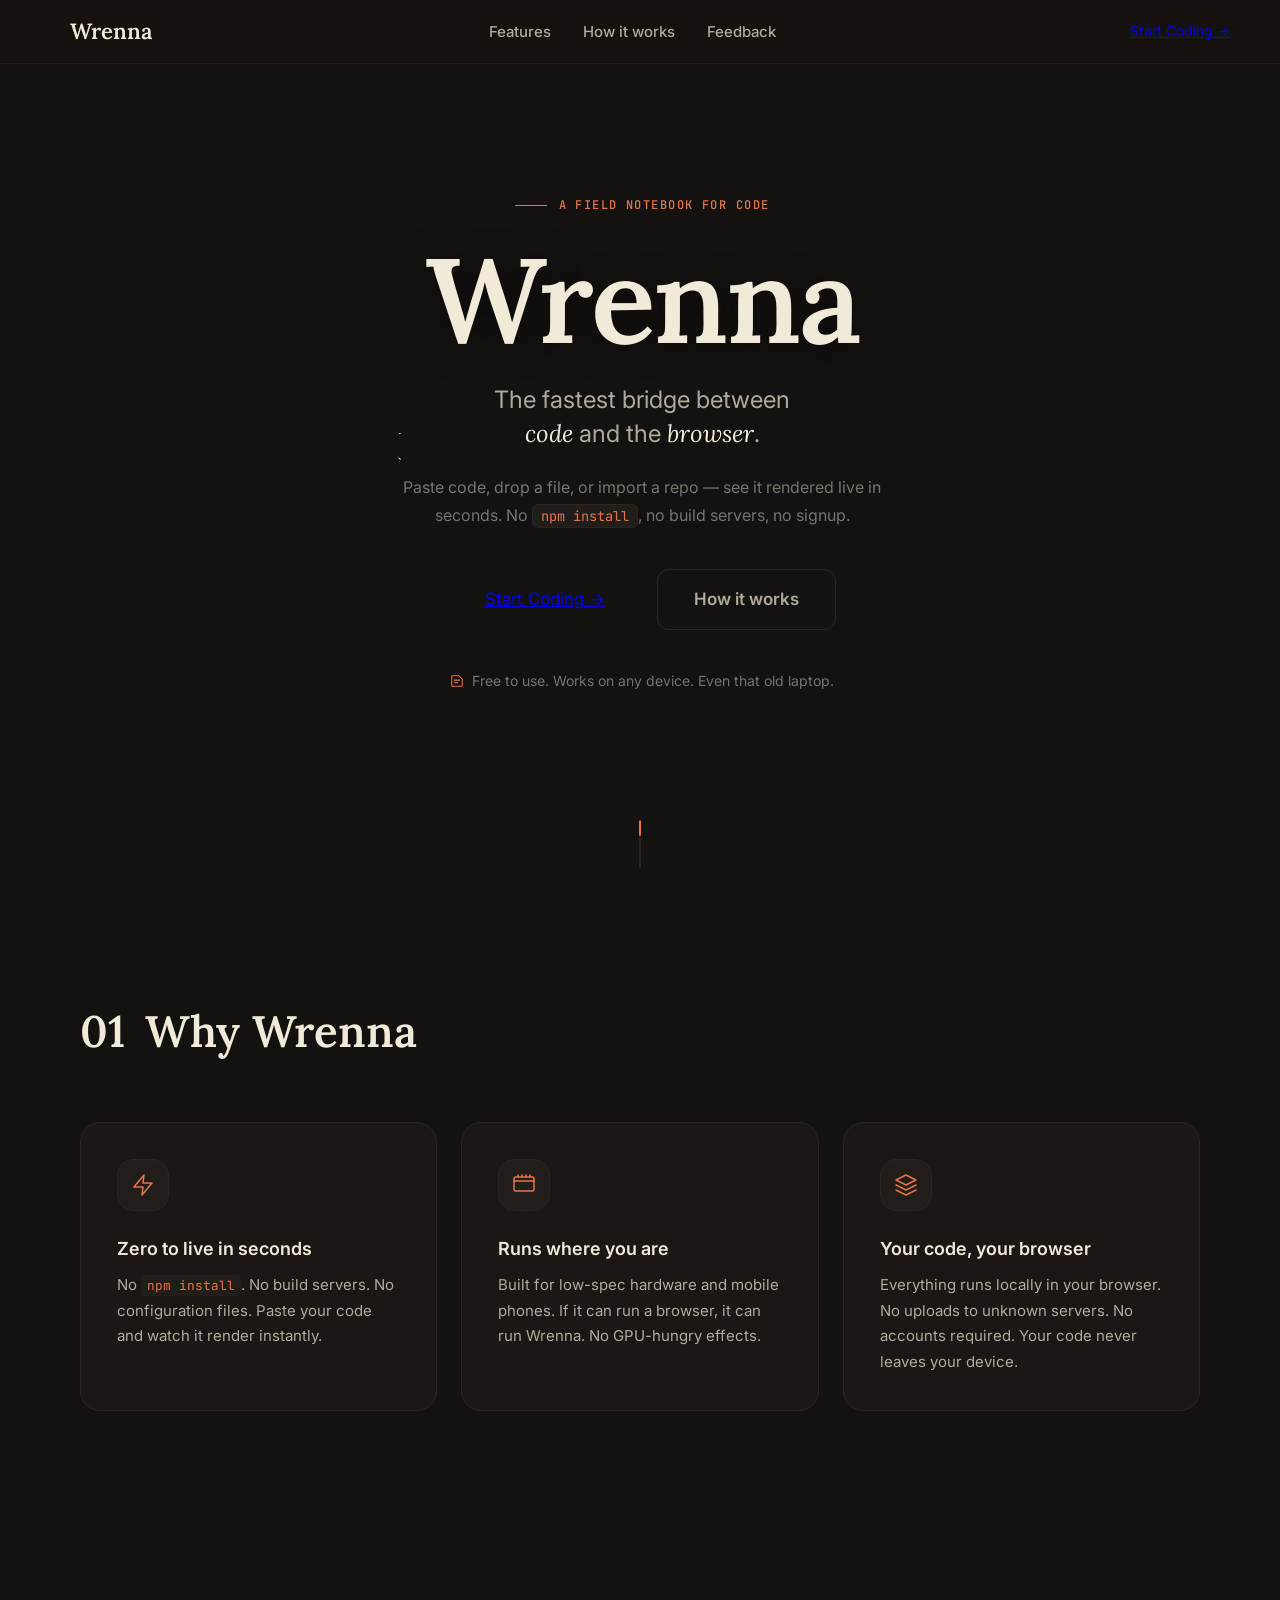
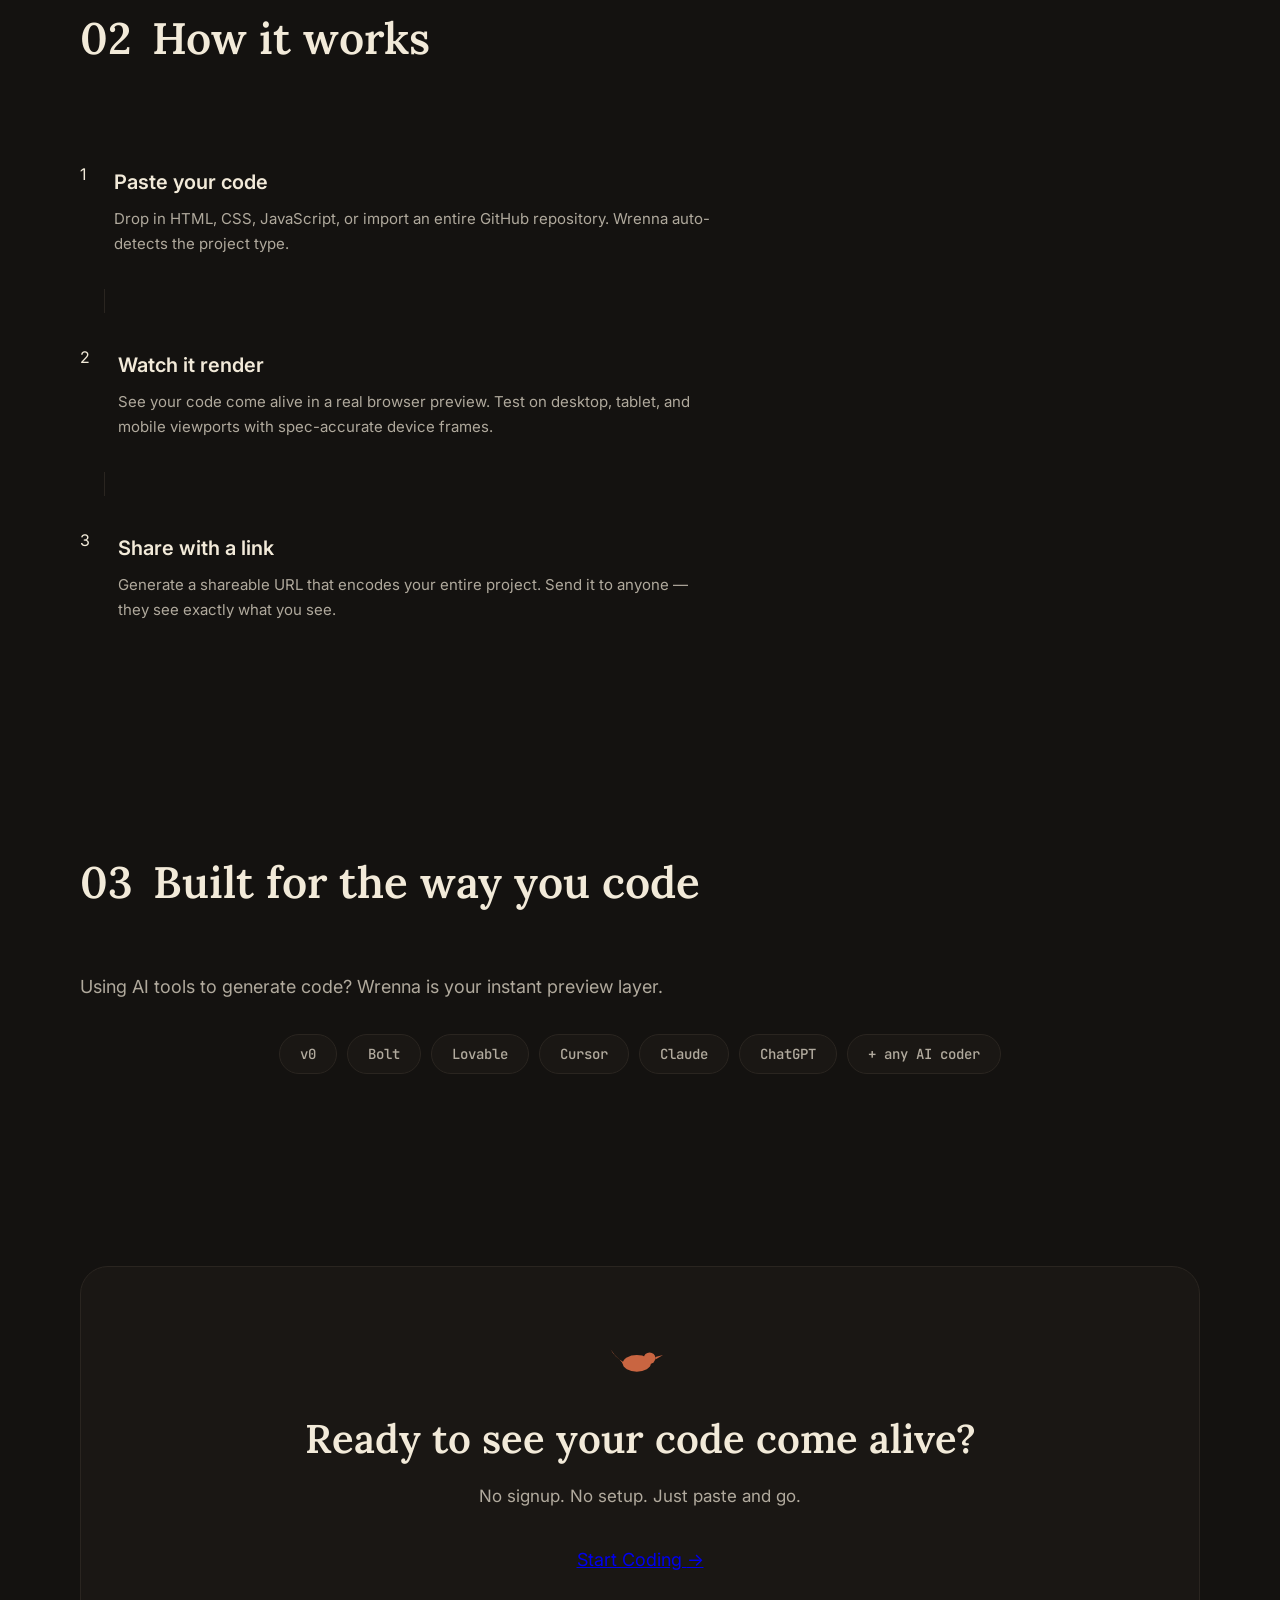
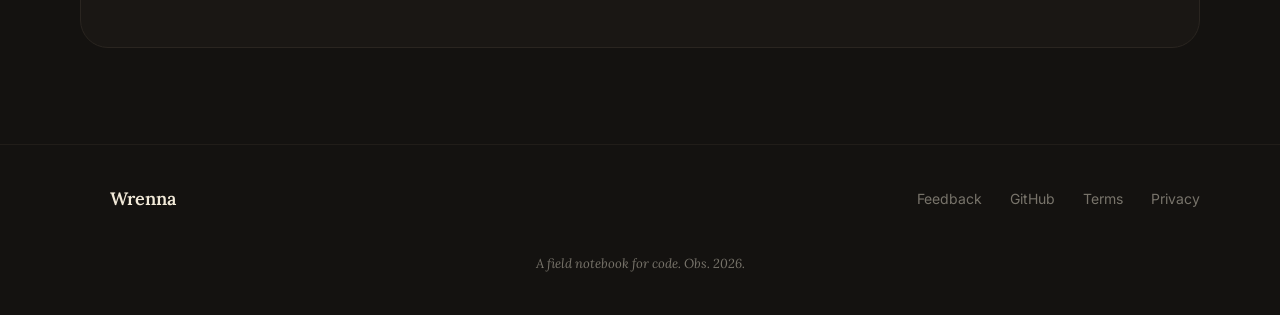
<file: index.html>
<!DOCTYPE html>
<html lang="en">
<head>
    <meta charset="UTF-8">
    <meta name="viewport" content="width=device-width, initial-scale=1.0, viewport-fit=cover">
    <meta name="description" content="Wrenna — The fastest bridge between code and the browser. Paste code, see it live. No setup, no servers, no signup.">
    <meta name="theme-color" content="#16120E">
    <title>Wrenna — The fastest bridge between code and the browser</title>
    
    <!-- Open Graph -->
    <meta property="og:title" content="Wrenna">
    <meta property="og:description" content="Paste code. See it live. No setup required.">
    <meta property="og:type" content="website">
    
    <!-- Favicon (inline SVG wren) -->
    <link rel="icon" href="data:image/svg+xml,%3Csvg xmlns='http://www.w3.org/2000/svg' viewBox='0 0 32 32'%3E%3Cpath fill='%23b54a26' d='M6 20 Q8 14 12 12 Q13 8 17 9 Q20 10 19 13 Q23 11 26 14 Q28 16 27 19 Q24 18 22 19 Q20 23 16 24 Q12 25 10 23 Q8 22 6 20 Z'/%3E%3C/svg%3E">
    
    <!-- Fonts -->
    <link rel="preconnect" href="https://fonts.googleapis.com">
    <link rel="preconnect" href="https://fonts.gstatic.com" crossorigin>
    <link href="https://fonts.googleapis.com/css2?family=Lora:ital,wght@0,400;0,600;1,400&family=Inter:wght@400;500;600&family=JetBrains+Mono:wght@400;500&display=swap" rel="stylesheet">
    
    <!-- Styles -->
    <link rel="stylesheet" href="css/landing.css">
    
</head>
<body class="landing">
    <a href="#main" class="skip-link">Skip to content</a>
    
    <!-- ==================== NAV ==================== -->
    <nav class="nav" role="navigation" aria-label="Main">
        <a href="/" class="nav-logo" aria-label="Wrenna home">
            <svg class="logo-mark" viewBox="0 0 32 32" fill="none" aria-hidden="true">
                <path d="M6 20 Q8 14 12 12 Q13 8 17 9 Q20 10 19 13 Q23 11 26 14 Q28 16 27 19 Q24 18 22 19 Q20 23 16 24 Q12 25 10 23 Q8 22 6 20 Z" fill="var(--rufous)"/>
                <circle cx="24" cy="13" r="0.8" fill="var(--ink-0)"/>
            </svg>
            <span class="logo-word">Wrenna</span>
        </a>
        
        <div class="nav-links">
            <a href="#features" class="nav-link">Features</a>
            <a href="#how" class="nav-link">How it works</a>
            <a href="feedback.html" class="nav-link">Feedback</a>
        </div>
        
        <a href="app.html" class="btn btn-primary btn-sm">
            Start Coding
            <span class="btn-arrow" aria-hidden="true">→</span>
        </a>
    </nav>
    
    <!-- ==================== MAIN ==================== -->
    <main id="main">
        
        <!-- ============ HERO ============ -->
        <section class="hero" aria-label="Introduction">
            <!-- Ambient particles (CSS only, no JS) -->
            <div class="particle-field" aria-hidden="true">
                <span class="particle" style="--delay: 0s; --duration: 14s; --x: 10%; --size: 3px;"></span>
                <span class="particle" style="--delay: 3s; --duration: 18s; --x: 25%; --size: 2px;"></span>
                <span class="particle" style="--delay: 1s; --duration: 16s; --x: 45%; --size: 4px;"></span>
                <span class="particle" style="--delay: 5s; --duration: 20s; --x: 60%; --size: 2px;"></span>
                <span class="particle" style="--delay: 2s; --duration: 15s; --x: 75%; --size: 3px;"></span>
                <span class="particle" style="--delay: 7s; --duration: 22s; --x: 90%; --size: 2px;"></span>
                <span class="particle" style="--delay: 4s; --duration: 17s; --x: 35%; --size: 3px;"></span>
                <span class="particle" style="--delay: 6s; --duration: 19s; --x: 82%; --size: 2px;"></span>
            </div>
            
            <!-- Flying wren (crosses screen periodically) -->
            <div class="wren-flight" aria-hidden="true">
                <div class="wren">
                    <svg class="wren-body" viewBox="0 0 100 60" fill="currentColor">
                        <!-- Body -->
                        <ellipse cx="45" cy="38" rx="22" ry="13"/>
                        <!-- Head -->
                        <circle cx="65" cy="30" r="9"/>
                        <!-- Beak -->
                        <path d="M74 28 L86 25 L74 32 Z"/>
                        <!-- Tail (cocked up, wren-style) -->
                        <path d="M24 36 Q10 28 4 16 Q10 26 18 32 Q22 36 24 40 Z"/>
                    </svg>
                    <svg class="wren-wing" viewBox="0 0 50 50" fill="currentColor">
                        <path d="M25 48 Q8 32 3 8 Q15 22 22 26 Q32 32 35 40 Q34 46 25 48 Z"/>
                    </svg>
                </div>
            </div>
            
            <!-- Hero content -->
            <div class="hero-content">
                <p class="hero-eyebrow">
                    <span class="eyebrow-line" aria-hidden="true"></span>
                    A field notebook for code
                </p>
                
                <h1 class="hero-title">
                    Wrenna
                </h1>
                
                <p class="hero-tagline">
                    The fastest bridge between<br>
                    <em>code</em> and the <em>browser</em>.
                </p>
                
                <p class="hero-sub">
                    Paste code, drop a file, or import a repo — see it rendered live in seconds.
                    No <code class="inline-code">npm install</code>, no build servers, no signup.
                </p>
                
                <div class="hero-actions">
                    <a href="app.html" class="btn btn-primary btn-lg">
                        Start Coding
                        <span class="btn-arrow" aria-hidden="true">→</span>
                    </a>
                    <a href="#how" class="btn btn-ghost btn-lg">
                        How it works
                    </a>
                </div>
                
                <p class="hero-note">
                    <svg class="note-icon" viewBox="0 0 16 16" fill="none" aria-hidden="true">
                        <path d="M2 13 L2 3 Q2 2 3 2 L10 2 L14 6 L14 13 Q14 14 13 14 L3 14 Q2 14 2 13 Z" stroke="currentColor" stroke-width="1.2"/>
                        <path d="M5 7 L11 7 M5 10 L9 10" stroke="currentColor" stroke-width="1.2" stroke-linecap="round"/>
                    </svg>
                    <span>Free to use. Works on any device. Even that old laptop.</span>
                </p>
            </div>
            
            <!-- Scroll indicator -->
            <div class="scroll-hint" aria-hidden="true">
                <div class="scroll-track">
                    <div class="scroll-dot"></div>
                </div>
            </div>
        </section>
        
        <!-- ============ FEATURES ============ -->
        <section id="features" class="section features" aria-label="Features">
            <div class="section-inner">
                <h2 class="section-title reveal">
                    <span class="title-number">01</span>
                    Why Wrenna
                </h2>
                
                <div class="feature-grid">
                    <article class="feature-card reveal" data-delay="0">
                        <div class="feature-icon">
                            <svg viewBox="0 0 24 24" fill="none" stroke="currentColor" stroke-width="1.5" stroke-linecap="round" stroke-linejoin="round">
                                <path d="M13 2 L3 14 L12 14 L11 22 L21 10 L12 10 Z"/>
                            </svg>
                        </div>
                        <h3>Zero to live in seconds</h3>
                        <p>No <code class="inline-code">npm install</code>. No build servers. No configuration files. Paste your code and watch it render instantly.</p>
                    </article>
                    
                    <article class="feature-card reveal" data-delay="1">
                        <div class="feature-icon">
                            <svg viewBox="0 0 24 24" fill="none" stroke="currentColor" stroke-width="1.5" stroke-linecap="round" stroke-linejoin="round">
                                <rect x="2" y="4" width="20" height="14" rx="2"/>
                                <path d="M2 8 L22 8"/>
                                <path d="M6 4 L6 2 M10 4 L10 2 M14 4 L14 2 M18 4 L18 2"/>
                            </svg>
                        </div>
                        <h3>Runs where you are</h3>
                        <p>Built for low-spec hardware and mobile phones. If it can run a browser, it can run Wrenna. No GPU-hungry effects.</p>
                    </article>
                    
                    <article class="feature-card reveal" data-delay="2">
                        <div class="feature-icon">
                            <svg viewBox="0 0 24 24" fill="none" stroke="currentColor" stroke-width="1.5" stroke-linecap="round" stroke-linejoin="round">
                                <path d="M12 2 L2 7 L12 12 L22 7 Z"/>
                                <path d="M2 17 L12 22 L22 17"/>
                                <path d="M2 12 L12 17 L22 12"/>
                            </svg>
                        </div>
                        <h3>Your code, your browser</h3>
                        <p>Everything runs locally in your browser. No uploads to unknown servers. No accounts required. Your code never leaves your device.</p>
                    </article>
                </div>
            </div>
        </section>
        
        <!-- ============ HOW IT WORKS ============ -->
        <section id="how" class="section how" aria-label="How it works">
            <div class="section-inner">
                <h2 class="section-title reveal">
                    <span class="title-number">02</span>
                    How it works
                </h2>
                
                <div class="steps">
                    <div class="step reveal" data-delay="0">
                        <div class="step-number">1</div>
                        <div class="step-content">
                            <h3>Paste your code</h3>
                            <p>Drop in HTML, CSS, JavaScript, or import an entire GitHub repository. Wrenna auto-detects the project type.</p>
                        </div>
                    </div>
                    
                    <div class="step-connector" aria-hidden="true"></div>
                    
                    <div class="step reveal" data-delay="1">
                        <div class="step-number">2</div>
                        <div class="step-content">
                            <h3>Watch it render</h3>
                            <p>See your code come alive in a real browser preview. Test on desktop, tablet, and mobile viewports with spec-accurate device frames.</p>
                        </div>
                    </div>
                    
                    <div class="step-connector" aria-hidden="true"></div>
                    
                    <div class="step reveal" data-delay="2">
                        <div class="step-number">3</div>
                        <div class="step-content">
                            <h3>Share with a link</h3>
                            <p>Generate a shareable URL that encodes your entire project. Send it to anyone — they see exactly what you see.</p>
                        </div>
                    </div>
                </div>
            </div>
        </section>
        
        <!-- ============ AUDIENCE ============ -->
        <section class="section audience" aria-label="Who it's for">
            <div class="section-inner">
                <h2 class="section-title reveal">
                    <span class="title-number">03</span>
                    Built for the way you code
                </h2>
                
                <p class="audience-sub reveal">
                    Using AI tools to generate code? Wrenna is your instant preview layer.
                </p>
                
                <div class="tool-badges reveal" data-delay="1">
                    <span class="badge">v0</span>
                    <span class="badge">Bolt</span>
                    <span class="badge">Lovable</span>
                    <span class="badge">Cursor</span>
                    <span class="badge">Claude</span>
                    <span class="badge">ChatGPT</span>
                    <span class="badge">+ any AI coder</span>
                </div>
            </div>
        </section>
        
        <!-- ============ FINAL CTA ============ -->
        <section class="section cta-final" aria-label="Get started">
            <div class="section-inner">
                <div class="cta-card reveal">
                    <div class="cta-wren" aria-hidden="true">
                        <svg viewBox="0 0 100 60" fill="currentColor">
                            <ellipse cx="45" cy="38" rx="22" ry="13"/>
                            <circle cx="65" cy="30" r="9"/>
                            <path d="M74 28 L86 25 L74 32 Z"/>
                            <path d="M24 36 Q10 28 4 16 Q10 26 18 32 Q22 36 24 40 Z"/>
                        </svg>
                    </div>
                    <h2>Ready to see your code come alive?</h2>
                    <p>No signup. No setup. Just paste and go.</p>
                    <a href="app.html" class="btn btn-primary btn-xl">
                        Start Coding
                        <span class="btn-arrow" aria-hidden="true">→</span>
                    </a>
                </div>
            </div>
        </section>
        
    </main>
    
    <!-- ==================== FOOTER ==================== -->
    <footer class="footer">
        <div class="footer-inner">
            <div class="footer-brand">
                <svg class="footer-logo" viewBox="0 0 32 32" fill="none" aria-hidden="true">
                    <path d="M6 20 Q8 14 12 12 Q13 8 17 9 Q20 10 19 13 Q23 11 26 14 Q28 16 27 19 Q24 18 22 19 Q20 23 16 24 Q12 25 10 23 Q8 22 6 20 Z" fill="var(--rufous)"/>
                </svg>
                <span>Wrenna</span>
            </div>
            
            <nav class="footer-links" aria-label="Footer">
                <a href="feedback.html">Feedback</a>
                <a href="https://github.com" target="_blank" rel="noopener noreferrer">GitHub</a>
                <a href="#">Terms</a>
                <a href="#">Privacy</a>
            </nav>
            
            <p class="footer-note">A field notebook for code. Obs. 2026.</p>
        </div>
    </footer>
    
    <!-- Scripts -->
    <script type="module" src="js/landing.js"></script>
</body>
</html>
</file>
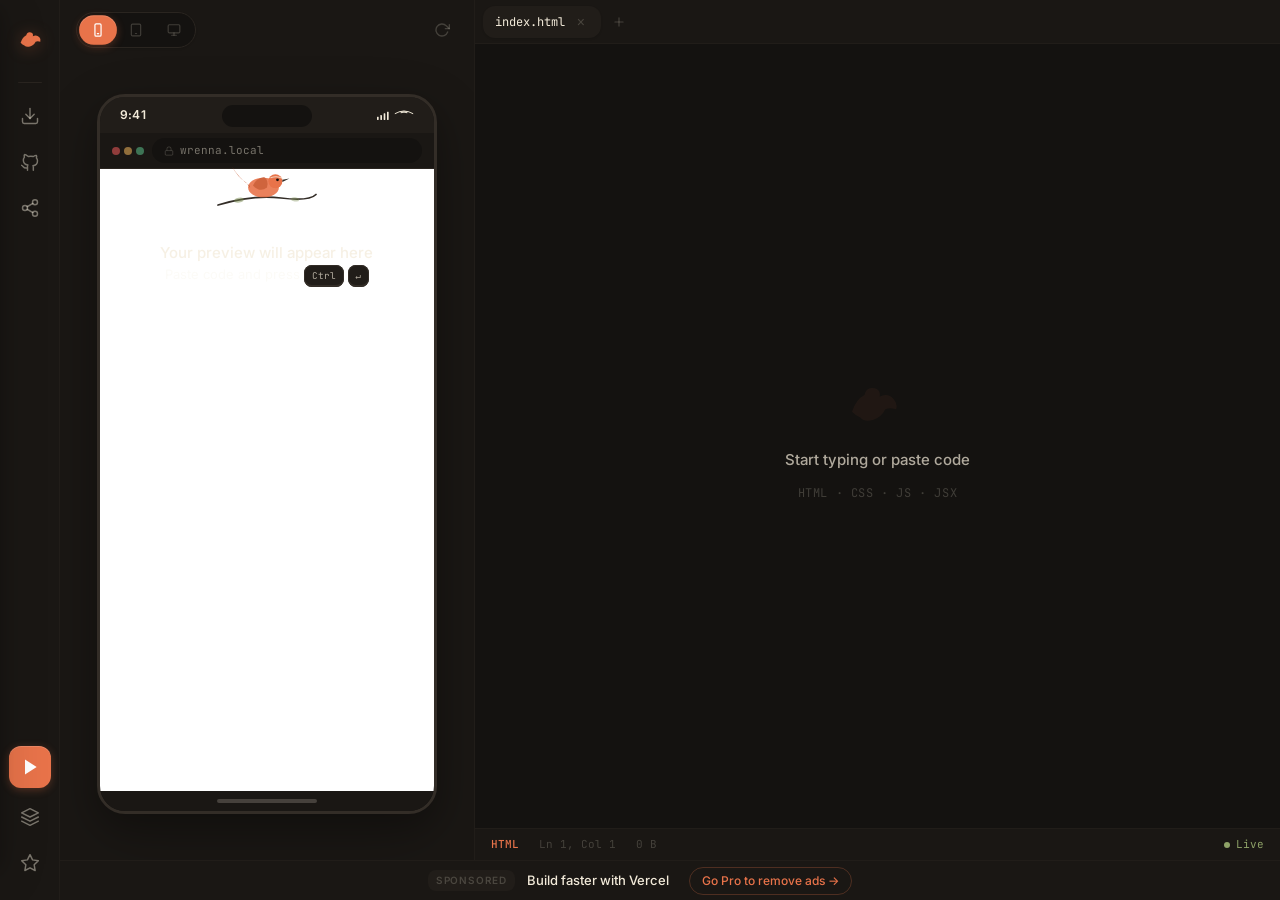
<file: app.html>
<!DOCTYPE html>
<html lang="en">
<head>
    <meta charset="UTF-8">
    <meta name="viewport" content="width=device-width, initial-scale=1.0, viewport-fit=cover, user-scalable=no">
    <meta name="description" content="Wrenna — Paste code, see it live. No setup, no servers, no signup.">
    <meta name="theme-color" content="#141210">
    <title>Wrenna — Editor</title>
    
    <link rel="icon" href="data:image/svg+xml,%3Csvg xmlns='http://www.w3.org/2000/svg' viewBox='0 0 32 32'%3E%3Cpath fill='%23e8734a' d='M6 20 Q8 14 12 12 Q13 8 17 9 Q20 10 19 13 Q23 11 26 14 Q28 16 27 19 Q24 18 22 19 Q20 23 16 24 Q12 25 10 23 Q8 22 6 20 Z'/%3E%3C/svg%3E">
    
    <link rel="preconnect" href="https://fonts.googleapis.com">
    <link rel="preconnect" href="https://fonts.gstatic.com" crossorigin>
    <link href="https://fonts.googleapis.com/css2?family=Inter:wght@400;500;600;700&family=JetBrains+Mono:wght@400;500&family=Lora:ital,wght@0,400;0,600;1,400&display=swap" rel="stylesheet">
    
    <link rel="stylesheet" href="css/app.css">
</head>
<body class="app-body" data-device="mobile">
    <a href="#code-area" class="skip-link">Skip to code</a>
    
    <!-- ============ ACTIVITY RAIL ============ -->
    <nav class="rail" role="navigation" aria-label="Editor tools">
        <button class="rail-btn rail-logo" id="btn-file-tree" aria-label="Toggle file tree" title="Files">
            <svg viewBox="0 0 32 32" fill="none" aria-hidden="true">
                <path d="M6 20 Q8 14 12 12 Q13 8 17 9 Q20 10 19 13 Q23 11 26 14 Q28 16 27 19 Q24 18 22 19 Q20 23 16 24 Q12 25 10 23 Q8 22 6 20 Z" fill="currentColor"/>
            </svg>
        </button>
        
        <div class="rail-sep"></div>
        
        <button class="rail-btn" id="btn-import" aria-label="Import" title="Import">
            <svg viewBox="0 0 24 24" fill="none" stroke="currentColor" stroke-width="1.75" stroke-linecap="round" stroke-linejoin="round" aria-hidden="true">
                <path d="M21 15v4a2 2 0 0 1-2 2H5a2 2 0 0 1-2-2v-4"/>
                <polyline points="7 10 12 15 17 10"/>
                <line x1="12" y1="15" x2="12" y2="3"/>
            </svg>
        </button>
        
        <button class="rail-btn" id="btn-github" aria-label="GitHub" title="GitHub">
            <svg viewBox="0 0 24 24" fill="none" stroke="currentColor" stroke-width="1.75" stroke-linecap="round" stroke-linejoin="round" aria-hidden="true">
                <path d="M9 19c-5 1.5-5-2.5-7-3m14 6v-3.5c0-1 .1-1.4-.5-2 2.8-.3 5.5-1.4 5.5-6a4.6 4.6 0 0 0-1.3-3.2 4.2 4.2 0 0 0-.1-3.2s-1.1-.3-3.5 1.3a12.3 12.3 0 0 0-6.2 0C6.5 2.8 5.4 3.1 5.4 3.1a4.2 4.2 0 0 0-.1 3.2A4.6 4.6 0 0 0 4 9.5c0 4.6 2.7 5.7 5.5 6-.6.6-.6 1.2-.5 2V22"/>
            </svg>
        </button>
        
        <button class="rail-btn" id="btn-share" aria-label="Share" title="Share">
            <svg viewBox="0 0 24 24" fill="none" stroke="currentColor" stroke-width="1.75" stroke-linecap="round" stroke-linejoin="round" aria-hidden="true">
                <circle cx="18" cy="5" r="3"/>
                <circle cx="6" cy="12" r="3"/>
                <circle cx="18" cy="19" r="3"/>
                <line x1="8.6" y1="13.5" x2="15.4" y2="17.5"/>
                <line x1="15.4" y1="6.5" x2="8.6" y2="10.5"/>
            </svg>
        </button>
        
        <div class="rail-spacer"></div>
        
        <button class="rail-btn rail-run" id="btn-run" aria-label="Run code" title="Run (Ctrl+Enter)">
            <svg viewBox="0 0 24 24" fill="currentColor" aria-hidden="true">
                <polygon points="6 3 20 12 6 21 6 3"/>
            </svg>
        </button>
        
        <button class="rail-btn rail-ai" id="btn-ai" aria-label="Wrenna AI" title="Wrenna AI">
            <svg viewBox="0 0 24 24" fill="none" stroke="currentColor" stroke-width="1.75" stroke-linecap="round" stroke-linejoin="round" aria-hidden="true">
                <path d="M12 2 L2 7 L12 12 L22 7 Z"/>
                <path d="M2 17 L12 22 L22 17"/>
                <path d="M2 12 L12 17 L22 12"/>
            </svg>
        </button>
        
        <button class="rail-btn rail-pro" id="btn-pro" aria-label="Pro" title="Pro">
            <svg viewBox="0 0 24 24" fill="none" stroke="currentColor" stroke-width="1.75" stroke-linecap="round" stroke-linejoin="round" aria-hidden="true">
                <polygon points="12 2 15.09 8.26 22 9.27 17 14.14 18.18 21.02 12 17.77 5.82 21.02 7 14.14 2 9.27 8.91 8.26 12 2"/>
            </svg>
        </button>
    </nav>
    
    <!-- ============ FILE TREE ============ -->
    <div class="file-tree" id="file-tree" aria-hidden="true">
        <div class="file-tree-inner">
            <div class="file-tree-head">
                <h2>Files</h2>
                <button class="icon-btn" id="btn-file-tree-close" aria-label="Close">
                    <svg viewBox="0 0 24 24" fill="none" stroke="currentColor" stroke-width="2" stroke-linecap="round" aria-hidden="true">
                        <line x1="18" y1="6" x2="6" y2="18"/>
                        <line x1="6" y1="6" x2="18" y2="18"/>
                    </svg>
                </button>
            </div>
            
            <div class="file-tree-search">
                <svg viewBox="0 0 24 24" fill="none" stroke="currentColor" stroke-width="2" stroke-linecap="round" aria-hidden="true">
                    <circle cx="11" cy="11" r="8"/>
                    <line x1="21" y1="21" x2="16.65" y2="16.65"/>
                </svg>
                <input type="search" id="file-search" placeholder="Search..." aria-label="Search files">
            </div>
            
            <div class="file-tree-body" id="file-tree-body"></div>
            
            <div class="file-tree-foot">
                <button class="btn-soft" id="btn-new-file">
                    <svg viewBox="0 0 24 24" fill="none" stroke="currentColor" stroke-width="2" stroke-linecap="round" aria-hidden="true">
                        <line x1="12" y1="5" x2="12" y2="19"/>
                        <line x1="5" y1="12" x2="19" y2="12"/>
                    </svg>
                    New File
                </button>
                <button class="btn-soft" id="btn-open-folder">
                    <svg viewBox="0 0 24 24" fill="none" stroke="currentColor" stroke-width="2" stroke-linecap="round" stroke-linejoin="round" aria-hidden="true">
                        <path d="M22 19a2 2 0 0 1-2 2H4a2 2 0 0 1-2-2V5a2 2 0 0 1 2-2h5l2 3h9a2 2 0 0 1 2 2z"/>
                    </svg>
                    Open
                </button>
            </div>
        </div>
    </div>
    
    <!-- ============ WORKSPACE ============ -->
    <main class="workspace" id="workspace">
        
        <!-- LEFT: PREVIEW -->
        <section class="preview-area" id="preview-area" aria-label="Preview">
            <div class="preview-header">
                <div class="device-pill" role="tablist" aria-label="Device selector">
                    <button class="pill-btn active" data-device="mobile" role="tab" aria-selected="true">
                        <svg viewBox="0 0 24 24" fill="none" stroke="currentColor" stroke-width="2" stroke-linecap="round" stroke-linejoin="round" aria-hidden="true">
                            <rect x="7" y="2" width="10" height="20" rx="2"/>
                            <line x1="11" y1="18" x2="13" y2="18"/>
                        </svg>
                    </button>
                    <button class="pill-btn" data-device="tablet" role="tab" aria-selected="false">
                        <svg viewBox="0 0 24 24" fill="none" stroke="currentColor" stroke-width="2" stroke-linecap="round" stroke-linejoin="round" aria-hidden="true">
                            <rect x="4" y="2" width="16" height="20" rx="2"/>
                            <line x1="11" y1="18" x2="13" y2="18"/>
                        </svg>
                    </button>
                    <button class="pill-btn" data-device="desktop" role="tab" aria-selected="false">
                        <svg viewBox="0 0 24 24" fill="none" stroke="currentColor" stroke-width="2" stroke-linecap="round" stroke-linejoin="round" aria-hidden="true">
                            <rect x="2" y="3" width="20" height="14" rx="2"/>
                            <line x1="8" y1="21" x2="16" y2="21"/>
                            <line x1="12" y1="17" x2="12" y2="21"/>
                        </svg>
                    </button>
                </div>
                
                <button class="icon-btn" id="btn-refresh" aria-label="Refresh preview" title="Refresh">
                    <svg viewBox="0 0 24 24" fill="none" stroke="currentColor" stroke-width="2" stroke-linecap="round" stroke-linejoin="round" aria-hidden="true">
                        <polyline points="23 4 23 10 17 10"/>
                        <path d="M20.49 15a9 9 0 1 1-2.12-9.36L23 10"/>
                    </svg>
                </button>
            </div>
            
            <div class="device-stage" id="device-stage">
                <!-- Empty state -->
                <div class="preview-empty" id="preview-empty">
                    <div class="empty-inner">
                        <svg class="empty-art" viewBox="0 0 200 140" fill="none" aria-hidden="true">
                            <path d="M30 110 Q80 95 120 100 Q160 105 170 95" stroke="var(--bg-4)" stroke-width="2.5" stroke-linecap="round"/>
                            <ellipse cx="60" cy="103" rx="7" ry="3.5" fill="var(--moss)" opacity="0.5" transform="rotate(-10 60 103)"/>
                            <ellipse cx="140" cy="102" rx="6" ry="3" fill="var(--moss)" opacity="0.4" transform="rotate(8 140 102)"/>
                            <ellipse cx="95" cy="85" rx="22" ry="14" fill="var(--accent)" opacity="0.9"/>
                            <path d="M80 82 Q84 72 96 70 Q103 75 100 85 Q90 93 80 82 Z" fill="var(--accent-dark)" opacity="0.7"/>
                            <circle cx="112" cy="76" r="10" fill="var(--accent)"/>
                            <path d="M105 71 Q115 68 122 72" stroke="var(--fg-0)" stroke-width="1.5" fill="none" opacity="0.8"/>
                            <circle cx="115" cy="74" r="2" fill="var(--bg-0)"/>
                            <path d="M122 74 L132 72 L122 77 Z" fill="var(--bg-4)"/>
                            <path d="M75 82 Q60 72 50 55 Q58 70 70 78 Q74 82 76 86 Z" fill="var(--accent-dark)"/>
                        </svg>
                        
                        <div class="empty-text">
                            <p class="empty-h1">Your preview will appear here</p>
                            <p class="empty-h2">Paste code and press <kbd>Ctrl</kbd> <kbd>↵</kbd></p>
                        </div>
                        
                        <!-- Video ad slot -->
                        <div class="ad-slot" id="ad-slot" aria-hidden="true">
                            <video class="ad-video" id="ad-video" muted loop playsinline></video>
                            <div class="ad-badge">Sponsored</div>
                            <button class="ad-mute" id="btn-ad-mute" aria-label="Toggle sound">
                                <svg viewBox="0 0 24 24" fill="none" stroke="currentColor" stroke-width="2" stroke-linecap="round" stroke-linejoin="round" aria-hidden="true">
                                    <polygon points="11 5 6 9 2 9 2 15 6 15 11 19 11 5"/>
                                    <path d="M15.54 8.46a5 5 0 0 1 0 7.07" class="icon-sound-on"/>
                                    <line x1="23" y1="9" x2="17" y2="15" class="icon-sound-off" style="display:none"/>
                                    <line x1="17" y1="9" x2="23" y2="15" class="icon-sound-off" style="display:none"/>
                                </svg>
                            </button>
                        </div>
                    </div>
                </div>
                
                <!-- Mobile device -->
                <div class="device device-mobile active" id="device-mobile">
                    <div class="phone-status-bar">
                        <span class="status-time">9:41</span>
                        <div class="status-notch"></div>
                        <span class="status-icons">
                            <svg viewBox="0 0 16 12" fill="currentColor" aria-hidden="true">
                                <rect x="0" y="8" width="2" height="4" rx="0.5"/>
                                <rect x="4" y="6" width="2" height="6" rx="0.5"/>
                                <rect x="8" y="4" width="2" height="8" rx="0.5"/>
                                <rect x="12" y="2" width="2" height="10" rx="0.5"/>
                            </svg>
                            <svg viewBox="0 0 24 12" fill="currentColor" aria-hidden="true">
                                <path d="M8 2a15 15 0 0 1 8 0v2a13 13 0 0 0-8 0V2z" opacity="0.9"/>
                                <path d="M1 4a21 21 0 0 1 22 0v1a20 20 0 0 0-22 0V4z"/>
                            </svg>
                        </span>
                    </div>
                    
                    <div class="phone-browser">
                        <div class="browser-dots">
                            <span class="b-dot"></span>
                            <span class="b-dot"></span>
                            <span class="b-dot"></span>
                        </div>
                        <div class="browser-url">
                            <svg viewBox="0 0 24 24" fill="none" stroke="currentColor" stroke-width="2" aria-hidden="true">
                                <rect x="3" y="11" width="18" height="11" rx="2"/>
                                <path d="M7 11V7a5 5 0 0 1 10 0v4"/>
                            </svg>
                            <span>wrenna.local</span>
                        </div>
                    </div>
                    
                    <iframe class="device-iframe" id="iframe-mobile" 
                            sandbox="allow-scripts allow-forms allow-popups allow-modals"
                            title="Mobile preview"></iframe>
                    
                    <div class="phone-home-bar"></div>
                </div>
                
                <!-- Tablet device -->
                <div class="device device-tablet" id="device-tablet">
                    <div class="phone-status-bar">
                        <span class="status-time">9:41</span>
                        <div class="status-notch"></div>
                    </div>
                    <iframe class="device-iframe" id="iframe-tablet"
                            sandbox="allow-scripts allow-forms allow-popups allow-modals"
                            title="Tablet preview"></iframe>
                    <div class="phone-home-bar"></div>
                </div>
                
                <!-- Desktop device -->
                <div class="device device-desktop" id="device-desktop">
                    <div class="desktop-chrome">
                        <div class="browser-dots">
                            <span class="b-dot"></span>
                            <span class="b-dot"></span>
                            <span class="b-dot"></span>
                        </div>
                        <div class="browser-url"><span>wrenna.local/preview</span></div>
                    </div>
                    <iframe class="device-iframe" id="iframe-desktop"
                            sandbox="allow-scripts allow-forms allow-popups allow-modals"
                            title="Desktop preview"></iframe>
                </div>
            </div>
        </section>
        
        <!-- RIGHT: CODE -->
        <section class="code-area" id="code-area" aria-label="Code editor">
            <div class="tab-bar">
                <div class="tabs" id="tabs">
                    <div class="tab active" data-file="index.html">
                        <span class="tab-label">index.html</span>
                        <button class="tab-close" aria-label="Close">×</button>
                    </div>
                </div>
                <button class="tab-add" id="btn-tab-new" aria-label="New tab">
                    <svg viewBox="0 0 24 24" fill="none" stroke="currentColor" stroke-width="2" stroke-linecap="round" aria-hidden="true">
                        <line x1="12" y1="5" x2="12" y2="19"/>
                        <line x1="5" y1="12" x2="19" y2="12"/>
                    </svg>
                </button>
            </div>
            
            <div class="editor-container" id="editor-container">
                <div class="editor-welcome" id="editor-welcome">
                    <svg class="welcome-wren" viewBox="0 0 120 80" fill="none" aria-hidden="true">
                        <path d="M30 50 Q35 35 45 30 Q47 20 57 22 Q65 24 63 32 Q73 27 80 35 Q85 40 83 47 Q75 45 70 47 Q65 57 55 60 Q45 63 40 57 Q35 55 30 50 Z" fill="var(--accent)" opacity="0.15"/>
                    </svg>
                    <p class="welcome-title">Start typing or paste code</p>
                    <p class="welcome-sub">HTML · CSS · JS · JSX</p>
                </div>
            </div>
            
            <div class="status-bar">
                <span class="status-lang" id="status-lang">HTML</span>
                <span class="status-pos" id="status-pos">Ln 1, Col 1</span>
                <span class="status-size" id="status-size">0 B</span>
                <span class="status-live" id="status-live">
                    <span class="live-dot"></span>
                    Live
                </span>
            </div>
        </section>
    </main>
    
    <!-- ============ AI MODAL ============ -->
    <div class="modal-overlay" id="ai-modal" aria-hidden="true">
        <div class="modal">
            <div class="modal-head">
                <h3><span class="ai-dot"></span> Wrenna AI</h3>
                <button class="icon-btn" id="btn-ai-close" aria-label="Close">
                    <svg viewBox="0 0 24 24" fill="none" stroke="currentColor" stroke-width="2" stroke-linecap="round" aria-hidden="true">
                        <line x1="18" y1="6" x2="6" y2="18"/>
                        <line x1="6" y1="6" x2="18" y2="18"/>
                    </svg>
                </button>
            </div>
            <div class="modal-body">
                <div class="ai-context">
                    <label>Selected code</label>
                    <pre id="ai-context-code">// Select code for context</pre>
                </div>
                <div class="ai-prompt-group">
                    <label for="ai-prompt-input">What do you want?</label>
                    <textarea id="ai-prompt-input" rows="3" placeholder="e.g., Make this responsive..."></textarea>
                </div>
                <div class="ai-chips">
                    <button class="chip" data-prompt="Add dark mode">Dark mode</button>
                    <button class="chip" data-prompt="Refactor this">Refactor</button>
                    <button class="chip" data-prompt="Add error handling">Error handling</button>
                    <button class="chip" data-prompt="Explain this code">Explain</button>
                </div>
            </div>
            <div class="modal-foot">
                <span class="ai-quota" id="ai-quota">10 left today</span>
                <button class="btn-accent" id="btn-ai-generate">
                    Generate
                    <svg viewBox="0 0 24 24" fill="none" stroke="currentColor" stroke-width="2" stroke-linecap="round" stroke-linejoin="round" aria-hidden="true">
                        <polygon points="13 2 3 14 12 14 11 22 21 10 12 10 13 2"/>
                    </svg>
                </button>
            </div>
        </div>
    </div>
    
    <!-- ============ SHARE MODAL ============ -->
    <div class="modal-overlay" id="share-modal" aria-hidden="true">
        <div class="modal">
            <div class="modal-head">
                <h3>Share Project</h3>
                <button class="icon-btn" id="btn-share-close" aria-label="Close">
                    <svg viewBox="0 0 24 24" fill="none" stroke="currentColor" stroke-width="2" stroke-linecap="round" aria-hidden="true">
                        <line x1="18" y1="6" x2="6" y2="18"/>
                        <line x1="6" y1="6" x2="18" y2="18"/>
                    </svg>
                </button>
            </div>
            <div class="modal-body">
                <p class="share-desc">Anyone with this link sees your exact code and preview.</p>
                <div class="share-row">
                    <input type="text" id="share-url" readonly placeholder="Click generate...">
                    <button class="btn-accent btn-sm" id="btn-generate-link">Generate</button>
                </div>
                <button class="btn-soft btn-sm" id="btn-copy-link" disabled>
                    <svg viewBox="0 0 24 24" fill="none" stroke="currentColor" stroke-width="2" stroke-linecap="round" stroke-linejoin="round" aria-hidden="true">
                        <rect x="9" y="9" width="13" height="13" rx="2"/>
                        <path d="M5 15H4a2 2 0 0 1-2-2V4a2 2 0 0 1 2-2h9a2 2 0 0 1 2 2v1"/>
                    </svg>
                    Copy Link
                </button>
            </div>
        </div>
    </div>
    
    <!-- ============ SPONSOR BANNER ============ -->
    <footer class="sponsor" id="sponsor-banner">
        <span class="sponsor-label">Sponsored</span>
        <span class="sponsor-content">
            <a href="#" class="sponsor-link">Build faster with Vercel</a>
        </span>
        <a href="#" class="sponsor-cta">Go Pro to remove ads →</a>
    </footer>
    
    <!-- Toasts -->
    <div class="toasts" id="toast-container" aria-live="polite"></div>
    
    <!-- Gesture hint (mobile) -->
    <div class="gesture-hint" id="gesture-hint" aria-hidden="true">
        <svg viewBox="0 0 24 24" fill="none" stroke="currentColor" stroke-width="2" stroke-linecap="round" stroke-linejoin="round" aria-hidden="true">
            <path d="M5 12h14"/>
            <path d="M12 5l7 7-7 7"/>
        </svg>
        <span>Swipe to switch</span>
    </div>
    
    <script type="module" src="js/app.js"></script>
</body>
</html>
</file>
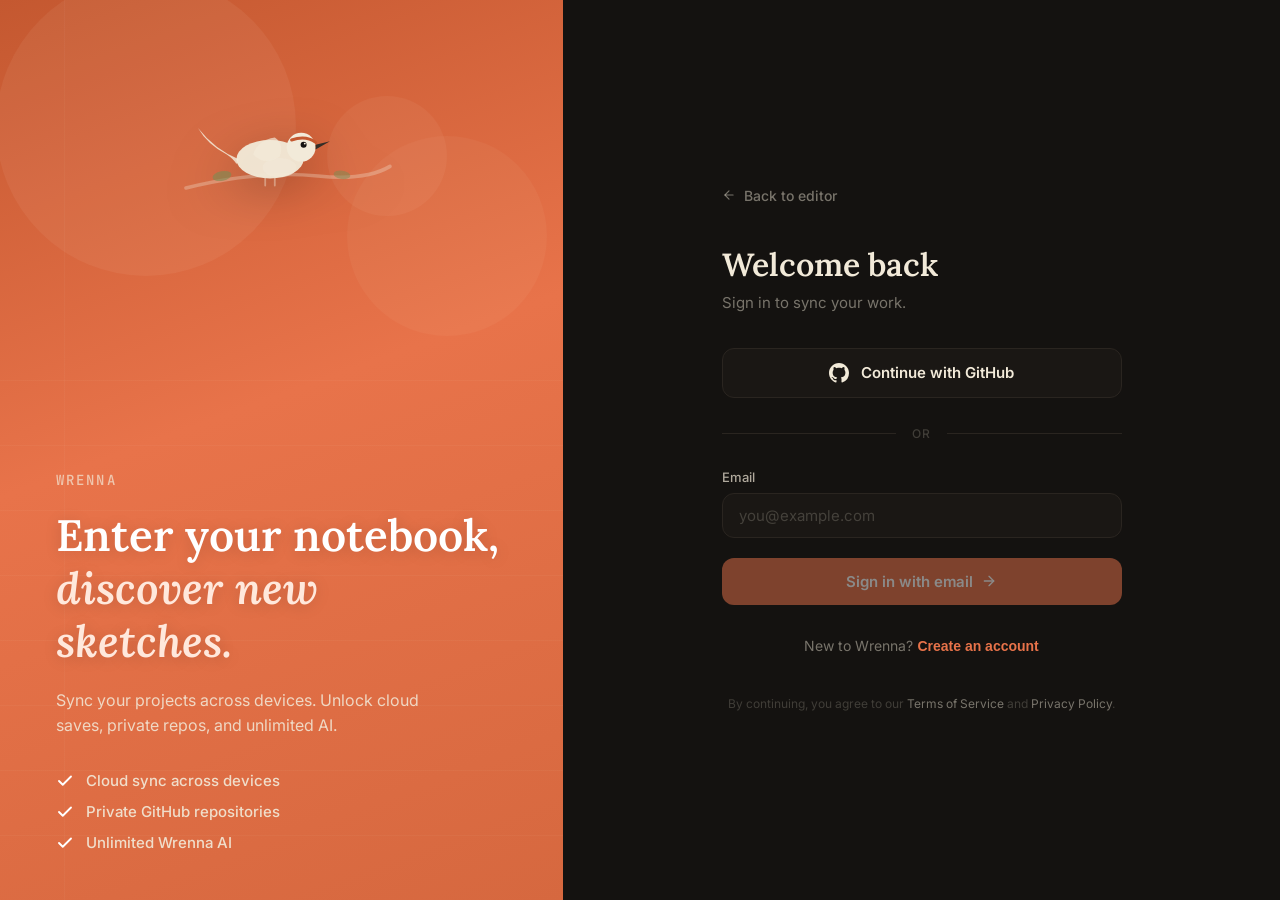
<file: login.html>
<!DOCTYPE html>
<html lang="en">
<head>
    <meta charset="UTF-8">
    <meta name="viewport" content="width=device-width, initial-scale=1.0, viewport-fit=cover">
    <meta name="description" content="Sign in to Wrenna — sync your projects across devices.">
    <meta name="theme-color" content="#141210">
    <title>Wrenna — Sign In</title>
    
    <link rel="icon" href="data:image/svg+xml,%3Csvg xmlns='http://www.w3.org/2000/svg' viewBox='0 0 32 32'%3E%3Cpath fill='%23e8734a' d='M6 20 Q8 14 12 12 Q13 8 17 9 Q20 10 19 13 Q23 11 26 14 Q28 16 27 19 Q24 18 22 19 Q20 23 16 24 Q12 25 10 23 Q8 22 6 20 Z'/%3E%3C/svg%3E">
    
    <link rel="preconnect" href="https://fonts.googleapis.com">
    <link rel="preconnect" href="https://fonts.gstatic.com" crossorigin>
    <link href="https://fonts.googleapis.com/css2?family=Inter:wght@400;500;600;700&family=JetBrains+Mono:wght@400;500&family=Lora:ital,wght@0,400;0,600;1,400&display=swap" rel="stylesheet">
    
    <link rel="stylesheet" href="css/login.css">
</head>
<body class="login-body">
    
    <!-- ============ LEFT: BRAND PANEL ============ -->
    <aside class="brand-panel" aria-hidden="true">
        <!-- Animated wren scene -->
        <div class="brand-scene">
            <!-- Ambient circles -->
            <div class="scene-circle scene-circle-1"></div>
            <div class="scene-circle scene-circle-2"></div>
            <div class="scene-circle scene-circle-3"></div>
            
            <!-- The wren -->
            <svg class="scene-wren" viewBox="0 0 200 120" fill="none">
                <!-- Branch -->
                <path d="M20 90 Q80 75 130 80 Q170 84 190 72"
                      stroke="rgba(242,234,217,0.3)" stroke-width="3" stroke-linecap="round"/>
                
                <!-- Leaves -->
                <ellipse cx="50" cy="80" rx="8" ry="4" fill="rgba(122,139,82,0.6)" transform="rotate(-12 50 80)"/>
                <ellipse cx="150" cy="79" rx="7" ry="3.5" fill="rgba(122,139,82,0.5)" transform="rotate(8 150 79)"/>
                
                <!-- Body -->
                <ellipse cx="90" cy="66" rx="28" ry="16" fill="#f2ead9" opacity="0.95"/>
                <path d="M76 62 Q80 50 94 48 Q102 54 98 64 Q86 72 76 62 Z" fill="rgba(242,234,217,0.7)"/>
                <ellipse cx="98" cy="73" rx="14" ry="8" fill="rgba(242,234,217,0.5)"/>
                
                <!-- Tail (cocked up) -->
                <path d="M64 66 Q44 58 30 40 Q38 54 54 62 Q60 66 62 70 Z" fill="rgba(242,234,217,0.85)"/>
                
                <!-- Head -->
                <circle cx="116" cy="56" r="12" fill="#f2ead9"/>
                <!-- Eye stripe -->
                <path d="M108 50 Q120 46 128 52" stroke="#c45830" stroke-width="2.5" stroke-linecap="round" fill="none"/>
                <!-- Eye -->
                <circle cx="118" cy="54" r="2.5" fill="#141210"/>
                <circle cx="119" cy="53" r="0.8" fill="#f2ead9"/>
                <!-- Beak -->
                <path d="M128 54 L140 51 L128 58 Z" fill="#332d27"/>
                
                <!-- Feet -->
                <path d="M86 82 L86 88 M94 82 L94 88" stroke="rgba(242,234,217,0.4)" stroke-width="1.5" stroke-linecap="round"/>
            </svg>
            
            <!-- Floating particles -->
            <span class="scene-particle" style="--d:0s;--t:14s;--x:10%;--s:4px"></span>
            <span class="scene-particle" style="--d:3s;--t:18s;--x:30%;--s:3px"></span>
            <span class="scene-particle" style="--d:1s;--t:16s;--x:55%;--s:5px"></span>
            <span class="scene-particle" style="--d:5s;--t:20s;--x:75%;--s:3px"></span>
            <span class="scene-particle" style="--d:2s;--t:15s;--x:90%;--s:4px"></span>
        </div>
        
        <!-- Brand copy -->
        <div class="brand-copy">
            <p class="brand-eyebrow">Wrenna</p>
            <h1 class="brand-headline">
                Enter your notebook,<br>
                <em>discover new</em><br>
                <em>sketches.</em>
            </h1>
            <p class="brand-sub">
                Sync your projects across devices. Unlock cloud saves,
                private repos, and unlimited AI.
            </p>
            
            <!-- Feature bullets -->
            <ul class="brand-features">
                <li>
                    <svg viewBox="0 0 24 24" fill="none" stroke="currentColor" stroke-width="2.5" stroke-linecap="round" stroke-linejoin="round"><path d="M20 6L9 17l-5-5"/></svg>
                    Cloud sync across devices
                </li>
                <li>
                    <svg viewBox="0 0 24 24" fill="none" stroke="currentColor" stroke-width="2.5" stroke-linecap="round" stroke-linejoin="round"><path d="M20 6L9 17l-5-5"/></svg>
                    Private GitHub repositories
                </li>
                <li>
                    <svg viewBox="0 0 24 24" fill="none" stroke="currentColor" stroke-width="2.5" stroke-linecap="round" stroke-linejoin="round"><path d="M20 6L9 17l-5-5"/></svg>
                    Unlimited Wrenna AI
                </li>
            </ul>
        </div>
    </aside>
    
    <!-- ============ RIGHT: FORM PANEL ============ -->
    <main class="form-panel">
        <div class="form-container">
            
            <!-- Logo (mobile only) -->
            <a href="/" class="mobile-logo" aria-label="Wrenna home">
                <svg viewBox="0 0 32 32" fill="none" aria-hidden="true">
                    <path d="M6 20 Q8 14 12 12 Q13 8 17 9 Q20 10 19 13 Q23 11 26 14 Q28 16 27 19 Q24 18 22 19 Q20 23 16 24 Q12 25 10 23 Q8 22 6 20 Z" fill="currentColor"/>
                </svg>
                <span>Wrenna</span>
            </a>
            
            <!-- Back link -->
            <a href="app.html" class="back-link">
                <svg viewBox="0 0 24 24" fill="none" stroke="currentColor" stroke-width="2" stroke-linecap="round" stroke-linejoin="round" aria-hidden="true">
                    <line x1="19" y1="12" x2="5" y2="12"/>
                    <polyline points="12 19 5 12 12 5"/>
                </svg>
                Back to editor
            </a>
            
            <!-- ============ SIGN IN VIEW ============ -->
            <div class="auth-view" id="view-signin">
                <h2 class="form-title">Welcome back</h2>
                <p class="form-sub">Sign in to sync your work.</p>
                
                <!-- GitHub OAuth button -->
                <button class="btn-github" id="btn-github-signin">
                    <svg viewBox="0 0 24 24" fill="currentColor" aria-hidden="true">
                        <path d="M12 0C5.37 0 0 5.37 0 12c0 5.31 3.435 9.795 8.205 11.385.6.105.825-.255.825-.57 0-.285-.015-1.23-.015-2.235-3.015.555-3.795-.735-4.035-1.41-.135-.345-.72-1.41-1.23-1.695-.42-.225-1.02-.78-.015-.795.945-.015 1.62.87 1.845 1.23 1.08 1.815 2.805 1.305 3.495.99.105-.78.42-1.305.765-1.605-2.67-.3-5.46-1.335-5.46-5.925 0-1.305.465-2.385 1.23-3.225-.12-.3-.54-1.53.12-3.18 0 0 1.005-.315 3.3 1.23.96-.27 1.98-.405 3-.405s2.04.135 3 .405c2.295-1.56 3.3-1.23 3.3-1.23.66 1.65.24 2.88.12 3.18.765.84 1.23 1.905 1.23 3.225 0 4.605-2.805 5.625-5.475 5.925.435.375.81 1.095.81 2.22 0 1.605-.015 2.895-.015 3.3 0 .315.225.69.825.57A12.02 12.02 0 0024 12c0-6.63-5.37-12-12-12z"/>
                    </svg>
                    Continue with GitHub
                </button>
                
                <div class="divider">
                    <span>or</span>
                </div>
                
                <!-- Email form (placeholder for future) -->
                <form class="email-form" id="email-signin-form">
                    <label class="field">
                        <span class="field-label">Email</span>
                        <input type="email" placeholder="you@example.com" required autocomplete="email">
                    </label>
                    
                    <button type="submit" class="btn-accent btn-block" disabled title="Coming soon — GitHub sign-in for now">
                        Sign in with email
                        <svg viewBox="0 0 24 24" fill="none" stroke="currentColor" stroke-width="2" stroke-linecap="round" stroke-linejoin="round" aria-hidden="true">
                            <line x1="5" y1="12" x2="19" y2="12"/>
                            <polyline points="12 5 19 12 12 19"/>
                        </svg>
                    </button>
                </form>
                
                <p class="switch-view">
                    New to Wrenna?
                    <button class="link-btn" data-view="signup">Create an account</button>
                </p>
            </div>
            
            <!-- ============ SIGN UP VIEW ============ -->
            <div class="auth-view hidden" id="view-signup">
                <h2 class="form-title">Create your notebook</h2>
                <p class="form-sub">Free forever. Pro when you're ready.</p>
                
                <button class="btn-github" id="btn-github-signup">
                    <svg viewBox="0 0 24 24" fill="currentColor" aria-hidden="true">
                        <path d="M12 0C5.37 0 0 5.37 0 12c0 5.31 3.435 9.795 8.205 11.385.6.105.825-.255.825-.57 0-.285-.015-1.23-.015-2.235-3.015.555-3.795-.735-4.035-1.41-.135-.345-.72-1.41-1.23-1.695-.42-.225-1.02-.78-.015-.795.945-.015 1.62.87 1.845 1.23 1.08 1.815 2.805 1.305 3.495.99.105-.78.42-1.305.765-1.605-2.67-.3-5.46-1.335-5.46-5.925 0-1.305.465-2.385 1.23-3.225-.12-.3-.54-1.53.12-3.18 0 0 1.005-.315 3.3 1.23.96-.27 1.98-.405 3-.405s2.04.135 3 .405c2.295-1.56 3.3-1.23 3.3-1.23.66 1.65.24 2.88.12 3.18.765.84 1.23 1.905 1.23 3.225 0 4.605-2.805 5.625-5.475 5.925.435.375.81 1.095.81 2.22 0 1.605-.015 2.895-.015 3.3 0 .315.225.69.825.57A12.02 12.02 0 0024 12c0-6.63-5.37-12-12-12z"/>
                    </svg>
                    Continue with GitHub
                </button>
                
                <div class="divider"><span>or</span></div>
                
                <form class="email-form" id="email-signup-form">
                    <div class="field-row">
                        <label class="field">
                            <span class="field-label">First name</span>
                            <input type="text" placeholder="Ada" autocomplete="given-name">
                        </label>
                        <label class="field">
                            <span class="field-label">Last name</span>
                            <input type="text" placeholder="Lovelace" autocomplete="family-name">
                        </label>
                    </div>
                    
                    <label class="field">
                        <span class="field-label">Email</span>
                        <input type="email" placeholder="you@example.com" required autocomplete="email">
                    </label>
                    
                    <button type="submit" class="btn-accent btn-block" disabled title="Coming soon — GitHub sign-in for now">
                        Create account
                        <svg viewBox="0 0 24 24" fill="none" stroke="currentColor" stroke-width="2" stroke-linecap="round" stroke-linejoin="round" aria-hidden="true">
                            <line x1="5" y1="12" x2="19" y2="12"/>
                            <polyline points="12 5 19 12 12 19"/>
                        </svg>
                    </button>
                </form>
                
                <p class="switch-view">
                    Already have an account?
                    <button class="link-btn" data-view="signin">Sign in</button>
                </p>
            </div>
            
            <!-- Terms note -->
            <p class="terms-note">
                By continuing, you agree to our
                <a href="#">Terms of Service</a> and
                <a href="#">Privacy Policy</a>.
            </p>
        </div>
    </main>
    
    <script type="module" src="js/login.js"></script>
</body>
</html>
</file>
<file: css/landing.css>
/* ============================================================
   WRENNA — Landing Page Styles
   Warm, bold, confident. Matches app design language.
   ============================================================ */

/* ---- TOKENS ---- */
:root {
    --bg-0: #141210;
    --bg-1: #1a1714;
    --bg-2: #211d19;
    --bg-3: #2a2520;
    --bg-4: #332d27;
    
    --fg-0: #f2ead9;
    --fg-1: rgba(242, 234, 217, 0.7);
    --fg-2: rgba(242, 234, 217, 0.45);
    --fg-3: rgba(242, 234, 217, 0.2);
    
    --accent: #e8734a;
    --accent-bright: #f08560;
    --accent-glow: rgba(232, 115, 74, 0.15);
    --accent-glow-strong: rgba(232, 115, 74, 0.25);
    
    --moss: #7a8b52;
    --moss-bright: #8fa368;
    
    --font-sans: 'Inter', -apple-system, BlinkMacSystemFont, sans-serif;
    --font-mono: 'JetBrains Mono', 'SF Mono', monospace;
    --font-serif: 'Lora', Georgia, serif;
    
    --r-sm: 8px; --r-md: 12px; --r-lg: 16px;
    --r-xl: 20px; --r-2xl: 28px; --r-full: 9999px;
    
    --ease-spring: cubic-bezier(0.34, 1.56, 0.64, 1);
    --ease-glide: cubic-bezier(0.25, 0.1, 0.25, 1);
    
    --nav-h: 64px;
    --container: 1120px;
}

/* ---- RESET ---- */
*, *::before, *::after { box-sizing: border-box; margin: 0; padding: 0; }

html { scroll-behavior: smooth; }

body {
    font-family: var(--font-sans);
    font-size: 16px;
    line-height: 1.6;
    color: var(--fg-0);
    background: var(--bg-0);
    -webkit-font-smoothing: antialiased;
    overflow-x: hidden;
}

::selection { background: var(--accent-glow-strong); color: var(--fg-0); }
:focus-visible { outline: 2px solid var(--accent); outline-offset: 2px; border-radius: 4px; }

.skip-link {
    position: fixed; top: -100%; left: 50%; transform: translateX(-50%);
    padding: 8px 20px; background: var(--accent); color: var(--fg-0);
    border-radius: var(--r-md); font-weight: 600; z-index: 1000;
    transition: top 0.2s ease;
}
.skip-link:focus { top: 12px; }

/* ---- NAV ---- */
.nav {
    position: fixed; top: 0; left: 0; right: 0; height: var(--nav-h);
    display: flex; align-items: center; justify-content: space-between;
    padding: 0 32px; z-index: 100;
    background: rgba(20, 18, 16, 0.85);
    border-bottom: 1px solid var(--bg-2);
    transition: background 0.3s ease, box-shadow 0.3s ease;
}

.nav.scrolled {
    background: rgba(20, 18, 16, 0.97);
    box-shadow: 0 4px 24px rgba(0,0,0,0.4);
}

.nav-logo {
    display: flex; align-items: center; gap: 10px;
    font-family: var(--font-serif); font-size: 1.375rem;
    font-weight: 600; color: var(--fg-0); text-decoration: none;
    transition: opacity 0.2s ease;
}
.nav-logo:hover { opacity: 0.85; }
.nav-logo svg { width: 28px; height: 28px; color: var(--accent); filter: drop-shadow(0 2px 8px rgba(232,115,74,0.3)); }

.nav-links { display: flex; gap: 32px; }

.nav-links a {
    font-size: 0.9375rem; font-weight: 500; color: var(--fg-1);
    text-decoration: none; position: relative; padding: 4px 0;
    transition: color 0.2s ease;
}
.nav-links a::after {
    content: ''; position: absolute; bottom: 0; left: 0; right: 0;
    height: 2px; background: var(--accent); border-radius: 1px;
    transform: scaleX(0); transform-origin: left;
    transition: transform 0.3s var(--ease-spring);
}
.nav-links a:hover { color: var(--fg-0); }
.nav-links a:hover::after { transform: scaleX(1); }

/* ---- BUTTONS ---- */
.btn-accent {
    display: inline-flex; align-items: center; justify-content: center; gap: 8px;
    padding: 12px 28px; font-family: var(--font-sans);
    font-size: 0.9375rem; font-weight: 600; color: #fff;
    background: var(--accent); text-decoration: none;
    border-radius: var(--r-md);
    box-shadow: 0 2px 12px rgba(232,115,74,0.25), inset 0 1px 0 rgba(255,255,255,0.15);
    transition: background 0.15s ease, transform 0.15s var(--ease-spring), box-shadow 0.15s ease;
    cursor: pointer; border: none;
}
.btn-accent:hover {
    background: var(--accent-bright); transform: translateY(-2px);
    box-shadow: 0 6px 24px rgba(232,115,74,0.4), inset 0 1px 0 rgba(255,255,255,0.2);
}
.btn-accent:active { transform: translateY(0) scale(0.97); }
.btn-accent svg { width: 16px; height: 16px; transition: transform 0.2s var(--ease-spring); }
.btn-accent:hover svg { transform: translateX(3px); }

.btn-ghost {
    display: inline-flex; align-items: center; justify-content: center; gap: 8px;
    padding: 12px 28px; font-size: 0.9375rem; font-weight: 600;
    color: var(--fg-1); background: transparent;
    border: 1px solid var(--bg-3); border-radius: var(--r-md);
    text-decoration: none;
    transition: background 0.15s ease, color 0.15s ease, border-color 0.15s ease, transform 0.15s var(--ease-spring);
    cursor: pointer;
}
.btn-ghost:hover {
    background: var(--bg-1); color: var(--fg-0);
    border-color: var(--bg-4); transform: translateY(-2px);
}

.btn-sm { padding: 8px 18px; font-size: 0.875rem; }
.btn-lg { padding: 16px 36px; font-size: 1.0625rem; }
.btn-xl { padding: 18px 44px; font-size: 1.125rem; }

/* ---- HERO ---- */
.hero {
    position: relative; min-height: 100vh; min-height: 100svh;
    display: flex; align-items: center; justify-content: center;
    padding: var(--nav-h) 24px 80px;
    overflow: hidden;
}

.hero-glow {
    position: absolute; top: -20%; left: 50%;
    transform: translateX(-50%);
    width: 800px; height: 600px;
    background: radial-gradient(ellipse, rgba(232,115,74,0.08) 0%, transparent 65%);
    pointer-events: none;
}

.hero-content {
    position: relative; z-index: 2; text-align: center; max-width: 640px;
}

.hero-eyebrow {
    display: inline-flex; align-items: center; gap: 12px;
    font-family: var(--font-mono); font-size: 0.75rem;
    font-weight: 500; letter-spacing: 0.12em; text-transform: uppercase;
    color: var(--accent); margin-bottom: 24px;
}
.eyebrow-line { display: block; width: 32px; height: 1px; background: var(--accent); }

.hero-title {
    font-family: var(--font-serif);
    font-size: clamp(4rem, 10vw, 7.5rem);
    font-weight: 600; line-height: 1; letter-spacing: -0.02em;
    margin-bottom: 24px;
    text-shadow: 0 4px 32px rgba(0,0,0,0.5);
}

.hero-tagline {
    font-size: clamp(1.25rem, 3vw, 1.5rem);
    line-height: 1.4; color: var(--fg-1); margin-bottom: 24px;
}
.hero-tagline em {
    font-family: var(--font-serif); font-style: italic; color: var(--fg-0);
}

.hero-sub {
    font-size: 1rem; line-height: 1.7; color: var(--fg-2);
    max-width: 480px; margin: 0 auto 40px;
}
.hero-sub code {
    font-family: var(--font-mono); font-size: 0.85em;
    padding: 2px 8px; background: var(--bg-2);
    border: 1px solid var(--bg-3); border-radius: 6px;
    color: var(--accent);
}

.hero-actions {
    display: flex; align-items: center; justify-content: center;
    gap: 16px; flex-wrap: wrap; margin-bottom: 40px;
}

.hero-note {
    display: inline-flex; align-items: center; gap: 8px;
    font-size: 0.875rem; color: var(--fg-2);
}
.hero-note svg { width: 14px; height: 14px; color: var(--accent); }

/* ---- PARTICLES ---- */
.particles {
    position: absolute; inset: 0; z-index: 1;
    pointer-events: none; overflow: hidden;
}
.particles span {
    position: absolute; bottom: -10px; left: var(--x, 50%);
    width: var(--s, 3px); height: var(--s, 3px);
    background: var(--fg-3); border-radius: 50%; opacity: 0;
    animation: particle-rise var(--t, 16s) linear var(--d, 0s) infinite;
}
@keyframes particle-rise {
    0% { transform: translateY(0); opacity: 0; }
    10% { opacity: 0.5; }
    90% { opacity: 0.2; }
    100% { transform: translateY(-100vh); opacity: 0; }
}

/* ---- SCROLL HINT ---- */
.scroll-hint {
    position: absolute; bottom: 32px; left: 50%;
    transform: translateX(-50%); z-index: 2;
}
.scroll-track {
    width: 2px; height: 48px; background: var(--bg-3);
    border-radius: 1px; overflow: hidden; position: relative;
}
.scroll-dot {
    position: absolute; top: 0; left: 0; width: 100%; height: 16px;
    background: var(--accent); border-radius: 1px;
    animation: scroll-fall 2s var(--ease-glide) infinite;
}
@keyframes scroll-fall {
    0% { transform: translateY(-16px); opacity: 0; }
    20% { opacity: 1; }
    80% { opacity: 1; }
    100% { transform: translateY(48px); opacity: 0; }
}

/* ---- SECTIONS ---- */
.section { position: relative; padding: 96px 24px; }
.section-inner { max-width: var(--container); margin: 0 auto; }
.section-alt { background: var(--bg-1); border-top: 1px solid var(--bg-2); border-bottom: 1px solid var(--bg-2); }
.section-center { text-align: center; }

.section-title {
    display: flex; align-items: baseline; gap: 20px;
    font-family: var(--font-serif);
    font-size: clamp(2rem, 5vw, 2.75rem);
    font-weight: 600; margin-bottom: 56px;
}
.title-num {
    font-family: var(--font-mono); font-size: 0.875rem;
    color: var(--accent); letter-spacing: 0.1em; position: relative; top: -0.5em;
}

/* ---- FEATURES ---- */
.feature-grid {
    display: grid; grid-template-columns: repeat(auto-fit, minmax(280px, 1fr));
    gap: 24px;
}

.feature-card {
    padding: 36px; background: var(--bg-1);
    border: 1px solid var(--bg-3); border-radius: var(--r-xl);
    transition: transform 0.3s var(--ease-spring), border-color 0.3s ease, box-shadow 0.3s ease;
}
.feature-card:hover {
    transform: translateY(-4px);
    border-color: var(--bg-4);
    box-shadow: 0 16px 48px rgba(0,0,0,0.3);
}

.feature-icon {
    width: 52px; height: 52px; display: grid; place-items: center;
    background: var(--bg-2); border: 1px solid var(--bg-3);
    border-radius: var(--r-lg); color: var(--accent);
    margin-bottom: 24px;
    transition: transform 0.3s var(--ease-spring), background 0.3s ease;
}
.feature-icon svg { width: 24px; height: 24px; }
.feature-card:hover .feature-icon {
    transform: scale(1.08); background: var(--accent-glow);
}

.feature-card h3 {
    font-size: 1.125rem; font-weight: 600; margin-bottom: 8px;
}
.feature-card p { font-size: 0.9375rem; line-height: 1.7; color: var(--fg-1); }
.feature-card code {
    font-family: var(--font-mono); font-size: 0.85em;
    padding: 2px 6px; background: var(--bg-2);
    border-radius: 4px; color: var(--accent);
}

/* ---- STEPS ---- */
.steps { display: flex; flex-direction: column; max-width: 640px; }

.step { display: flex; align-items: flex-start; gap: 28px; padding: 32px 0; }

.step-num {
    flex-shrink: 0; width: 48px; height: 48px; display: grid; place-items: center;
    font-family: var(--font-mono); font-size: 1.25rem; font-weight: 500;
    color: var(--accent); background: var(--bg-1);
    border: 1px solid var(--bg-3); border-radius: 50%;
    transition: transform 0.3s var(--ease-spring), background 0.3s ease;
}
.step:hover .step-num {
    transform: scale(1.1); background: var(--accent-glow);
}

.step h3 { font-size: 1.25rem; font-weight: 600; margin-bottom: 8px; padding-top: 4px; }
.step p { font-size: 0.9375rem; line-height: 1.7; color: var(--fg-1); }

.step-connector {
    width: 1px; height: 24px; background: var(--bg-3);
    margin-left: 24px;
}

/* ---- AUDIENCE ---- */
.audience-sub { font-size: 1.125rem; color: var(--fg-1); margin-bottom: 32px; }

.tool-badges { display: flex; flex-wrap: wrap; justify-content: center; gap: 10px; }

.badge {
    padding: 8px 20px; font-family: var(--font-mono);
    font-size: 0.875rem; font-weight: 500; color: var(--fg-1);
    background: var(--bg-1); border: 1px solid var(--bg-3);
    border-radius: var(--r-full);
    transition: all 0.2s var(--ease-glide);
}
.badge:hover {
    color: var(--fg-0); border-color: var(--accent);
    background: var(--accent-glow); transform: translateY(-2px);
}

/* ---- CTA CARD ---- */
.cta-card {
    position: relative; text-align: center;
    padding: 72px 40px; background: var(--bg-1);
    border: 1px solid var(--bg-3); border-radius: var(--r-2xl);
    overflow: hidden;
}
.cta-glow {
    position: absolute; top: -50%; left: 50%;
    transform: translateX(-50%);
    width: 600px; height: 300px;
    background: radial-gradient(ellipse, rgba(232,115,74,0.12) 0%, transparent 70%);
    pointer-events: none;
}
.cta-wren {
    width: 64px; height: 40px; margin: 0 auto 28px;
    color: var(--accent); opacity: 0.85;
}
.cta-card h2 {
    font-family: var(--font-serif);
    font-size: clamp(1.75rem, 4vw, 2.5rem); font-weight: 600;
    margin-bottom: 12px;
}
.cta-card > p { font-size: 1.0625rem; color: var(--fg-1); margin-bottom: 36px; }

/* ---- FOOTER ---- */
.footer {
    border-top: 1px solid var(--bg-2); padding: 40px 32px;
}
.footer-inner {
    max-width: var(--container); margin: 0 auto;
    display: flex; align-items: center; justify-content: space-between;
    flex-wrap: wrap; gap: 24px;
}
.footer-brand {
    display: flex; align-items: center; gap: 10px;
    font-family: var(--font-serif); font-size: 1.125rem; font-weight: 600;
}
.footer-brand svg { width: 20px; height: 20px; color: var(--accent); }
.footer-links { display: flex; gap: 28px; }
.footer-links a {
    font-size: 0.875rem; color: var(--fg-2); text-decoration: none;
    transition: color 0.2s ease;
}
.footer-links a:hover { color: var(--fg-0); }
.footer-note {
    font-family: var(--font-serif); font-style: italic;
    font-size: 0.8125rem; color: var(--fg-2);
    width: 100%; text-align: center; margin-top: 16px;
}

/* ---- REVEAL ANIMATIONS ---- */
.reveal {
    opacity: 0; transform: translateY(24px);
    transition: opacity 0.6s var(--ease-glide), transform 0.6s var(--ease-spring);
}
.reveal.revealed { opacity: 1; transform: translateY(0); }
.reveal[data-delay="1"] { transition-delay: 100ms; }
.reveal[data-delay="2"] { transition-delay: 200ms; }

/* ---- REDUCED MOTION ---- */
@media (prefers-reduced-motion: reduce) {
    *, *::before, *::after {
        animation-duration: 0.01ms !important;
        animation-iteration-count: 1 !important;
        transition-duration: 0.01ms !important;
        scroll-behavior: auto !important;
    }
    .particles span, .scroll-dot { display: none; }
    .reveal { opacity: 1; transform: none; }
}

/* ---- RESPONSIVE ---- */
@media (max-width: 768px) {
    .nav { padding: 0 20px; }
    .nav-links { display: none; }
    
    .hero { padding: var(--nav-h) 20px 60px; }
    
    .hero-actions {
        flex-direction: column; width: 100%; max-width: 320px; margin: 0 auto 32px;
    }
    .hero-actions .btn-accent, .hero-actions .btn-ghost { width: 100%; }
    
    .section { padding: 64px 20px; }
    .feature-grid { grid-template-columns: 1fr; }
    
    .step { flex-direction: column; gap: 16px; }
    .step-connector { display: none; }
    
    .footer-inner { flex-direction: column; text-align: center; }
    .footer-links { justify-content: center; flex-wrap: wrap; }
}

@media (max-width: 480px) {
    .hero-title { font-size: 3.5rem; }
    .section-title { font-size: 1.75rem; }
    .cta-card { padding: 48px 24px; }
    .btn-xl { padding: 14px 32px; font-size: 1rem; }
}
</file>
<file: css/app.css>
/* ============================================================
   WRENNA — Complete App Styles
   Layout: Rail | Preview (left) | Code (right) | Sponsor
   ============================================================ */

/* ---- TOKENS ---- */
:root {
    --bg-0: #141210;
    --bg-1: #1a1714;
    --bg-2: #211d19;
    --bg-3: #2a2520;
    --bg-4: #332d27;
    --bg-5: #3e3730;
    
    --fg-0: #f2ead9;
    --fg-1: rgba(242, 234, 217, 0.7);
    --fg-2: rgba(242, 234, 217, 0.45);
    --fg-3: rgba(242, 234, 217, 0.2);
    
    --accent: #e8734a;
    --accent-bright: #f08560;
    --accent-dark: #c45830;
    --accent-glow: rgba(232, 115, 74, 0.15);
    --accent-glow-strong: rgba(232, 115, 74, 0.25);
    
    --moss: #7a8b52;
    --moss-bright: #8fa368;
    --moss-glow: rgba(122, 139, 82, 0.15);
    
    --amber: #d4a574;
    --amber-glow: rgba(212, 165, 116, 0.12);
    
    --syn-tag: #e8a87c;
    --syn-attr: #c4b49a;
    --syn-string: #a3b37c;
    --syn-comment: #5a5248;
    --syn-keyword: #e8734a;
    --syn-number: #b899b8;
    --syn-func: #d4b87c;
    --syn-var: #f2ead9;
    --syn-op: #8a7d70;
    --syn-type: #7aab8a;
    
    --font-sans: 'Inter', -apple-system, BlinkMacSystemFont, 'Segoe UI', sans-serif;
    --font-mono: 'JetBrains Mono', 'SF Mono', 'Cascadia Code', monospace;
    --font-serif: 'Lora', Georgia, serif;
    
    --sp-1: 4px; --sp-2: 8px; --sp-3: 12px; --sp-4: 16px;
    --sp-5: 20px; --sp-6: 28px; --sp-7: 40px;
    
    --r-sm: 8px; --r-md: 12px; --r-lg: 16px;
    --r-xl: 20px; --r-2xl: 28px; --r-full: 9999px;
    
    --sh-xs: 0 1px 2px rgba(0,0,0,0.12);
    --sh-sm: 0 2px 4px rgba(0,0,0,0.14), 0 4px 12px rgba(0,0,0,0.08);
    --sh-md: 0 4px 8px rgba(0,0,0,0.15), 0 8px 24px rgba(0,0,0,0.12);
    --sh-lg: 0 8px 16px rgba(0,0,0,0.18), 0 16px 48px rgba(0,0,0,0.16);
    --sh-xl: 0 12px 32px rgba(0,0,0,0.2), 0 24px 64px rgba(0,0,0,0.2);
    
    --ease-spring: cubic-bezier(0.34, 1.56, 0.64, 1);
    --ease-glide: cubic-bezier(0.25, 0.1, 0.25, 1);
    --ease-out: cubic-bezier(0, 0, 0.2, 1);
    
    --dur-fast: 150ms; --dur-med: 250ms; --dur-slow: 400ms;
    
    --rail-w: 60px;
    --tab-h: 44px;
    --status-h: 32px;
    --sponsor-h: 40px;
    
    --z-rail: 100; --z-tree: 150; --z-modal: 300; --z-toast: 400;
}

/* ---- RESET ---- */
*, *::before, *::after { box-sizing: border-box; margin: 0; padding: 0; }
html, body { height: 100%; overflow: hidden; }

.app-body {
    font-family: var(--font-sans);
    font-size: 14px;
    line-height: 1.5;
    color: var(--fg-0);
    background: var(--bg-0);
    display: flex;
    height: 100dvh;
    -webkit-font-smoothing: antialiased;
}

.app-body::before {
    content: '';
    position: fixed;
    inset: 0;
    background:
        radial-gradient(ellipse 80% 60% at 20% 0%, rgba(232,115,74,0.04) 0%, transparent 60%),
        radial-gradient(ellipse 60% 50% at 100% 100%, rgba(122,139,82,0.03) 0%, transparent 50%);
    pointer-events: none;
    z-index: 0;
}

::selection { background: var(--accent-glow-strong); color: var(--fg-0); }
:focus-visible { outline: 2px solid var(--accent); outline-offset: 2px; border-radius: var(--r-sm); }

.skip-link {
    position: fixed; top: -100%; left: 50%; transform: translateX(-50%);
    padding: var(--sp-2) var(--sp-5); background: var(--accent); color: var(--fg-0);
    border-radius: var(--r-md); font-weight: 600; z-index: 1000;
    transition: top var(--dur-fast) var(--ease-glide);
}
.skip-link:focus { top: var(--sp-3); }

kbd {
    font-family: var(--font-mono); font-size: 0.72em;
    padding: 3px 7px; background: var(--bg-2);
    border: 1px solid var(--bg-4); border-bottom-width: 2px;
    border-radius: var(--r-sm); color: var(--fg-1);
}

/* ---- RAIL ---- */
.rail {
    width: var(--rail-w); height: 100%;
    display: flex; flex-direction: column; align-items: center;
    padding: var(--sp-4) 0; gap: var(--sp-1);
    background: var(--bg-1); border-right: 1px solid var(--bg-2);
    z-index: var(--z-rail); flex-shrink: 0;
}

.rail-btn {
    width: 42px; height: 42px; display: grid; place-items: center;
    border: none; background: transparent; border-radius: var(--r-md);
    color: var(--fg-2); cursor: pointer;
    transition: background-color var(--dur-fast) var(--ease-glide),
                color var(--dur-fast) var(--ease-glide),
                transform var(--dur-fast) var(--ease-spring);
}

.rail-btn svg { width: 20px; height: 20px; transition: transform var(--dur-med) var(--ease-spring); }
.rail-btn:hover { background: var(--bg-2); color: var(--fg-0); }
.rail-btn:hover svg { transform: scale(1.1); }
.rail-btn:active { transform: scale(0.92); }
.rail-btn.active { background: var(--accent-glow); color: var(--accent); }

.rail-logo { width: 46px; height: 46px; color: var(--accent); margin-bottom: var(--sp-2); }
.rail-logo svg { width: 30px; height: 30px; filter: drop-shadow(0 2px 8px rgba(232,115,74,0.3)); }
.rail-logo:hover { color: var(--accent-bright); background: var(--accent-glow); }
.rail-logo:active svg { transform: scale(0.9) rotate(-5deg); }

.rail-sep { width: 24px; height: 1px; background: var(--bg-3); margin: var(--sp-2) 0; border-radius: 1px; }
.rail-spacer { flex: 1; }

.rail-run {
    background: var(--accent); color: #fff;
    box-shadow: 0 2px 8px rgba(232,115,74,0.3), inset 0 1px 0 rgba(255,255,255,0.15);
    margin-bottom: var(--sp-1);
}
.rail-run:hover {
    background: var(--accent-bright); color: #fff; transform: translateY(-2px);
    box-shadow: 0 4px 16px rgba(232,115,74,0.4), inset 0 1px 0 rgba(255,255,255,0.2);
}
.rail-run:active { transform: translateY(0) scale(0.94); }

.rail-ai:hover { color: var(--moss-bright); background: var(--moss-glow); }
.rail-pro:hover { color: var(--amber); background: var(--amber-glow); }

/* ---- FILE TREE ---- */
.file-tree {
    position: fixed; top: 0; left: var(--rail-w); bottom: var(--sponsor-h);
    width: 260px; background: var(--bg-1);
    border-right: 1px solid var(--bg-3); box-shadow: var(--sh-lg);
    z-index: var(--z-tree);
    transform: translateX(calc(-100% - var(--rail-w)));
    transition: transform var(--dur-slow) var(--ease-spring);
    display: flex; flex-direction: column;
}
.file-tree.open { transform: translateX(0); }
.file-tree-inner { display: flex; flex-direction: column; height: 100%; }

.file-tree-head { display: flex; align-items: center; justify-content: space-between; padding: var(--sp-5) var(--sp-5) var(--sp-4); }
.file-tree-head h2 { font-family: var(--font-serif); font-size: 1.1rem; font-weight: 600; }

.file-tree-search { position: relative; padding: 0 var(--sp-5) var(--sp-4); }
.file-tree-search svg {
    position: absolute; left: calc(var(--sp-5) + 12px); top: 50%;
    transform: translateY(-50%); width: 14px; height: 14px;
    color: var(--fg-3); pointer-events: none;
}
.file-tree-search input {
    width: 100%; padding: 10px 12px 10px 38px;
    font-family: var(--font-mono); font-size: 0.8125rem; color: var(--fg-0);
    background: var(--bg-0); border: 1px solid var(--bg-3);
    border-radius: var(--r-md); outline: none;
    transition: border-color var(--dur-fast) ease, box-shadow var(--dur-fast) ease;
}
.file-tree-search input:focus { border-color: var(--accent); box-shadow: 0 0 0 3px var(--accent-glow); }
.file-tree-search input::placeholder { color: var(--fg-3); }

.file-tree-body { flex: 1; overflow-y: auto; padding: 0 var(--sp-3); }
.file-tree-body::-webkit-scrollbar { width: 4px; }
.file-tree-body::-webkit-scrollbar-thumb { background: var(--bg-4); border-radius: 2px; }

.file-item {
    display: flex; align-items: center; gap: var(--sp-3);
    padding: 10px 14px; font-family: var(--font-mono); font-size: 0.8125rem;
    color: var(--fg-1); border-radius: var(--r-md); cursor: pointer; user-select: none;
    transition: background-color var(--dur-fast) var(--ease-glide),
                color var(--dur-fast) var(--ease-glide),
                transform var(--dur-fast) var(--ease-spring);
}
.file-item:hover { background: var(--bg-2); color: var(--fg-0); transform: translateX(3px); }
.file-item.active { background: var(--accent-glow); color: var(--accent); }

.file-tree-foot { display: flex; gap: var(--sp-2); padding: var(--sp-4) var(--sp-5); border-top: 1px solid var(--bg-2); }

/* ---- WORKSPACE ---- */
.workspace {
    flex: 1; display: flex; min-width: 0; min-height: 0;
    z-index: 1; padding-bottom: var(--sponsor-h);
}

/* Preview (LEFT) */
.preview-area {
    width: 34%; min-width: 300px; max-width: 440px;
    display: flex; flex-direction: column;
    background: var(--bg-1); padding: var(--sp-3); gap: var(--sp-3);
    overflow: hidden; border-right: 1px solid var(--bg-2); flex-shrink: 0;
}

/* Code (RIGHT) */
.code-area {
    flex: 1; display: flex; flex-direction: column;
    min-width: 0; min-height: 0; background: var(--bg-0);
}

/* ---- PREVIEW HEADER ---- */
.preview-header { display: flex; align-items: center; justify-content: space-between; padding: 0 var(--sp-1); flex-shrink: 0; }

.device-pill {
    display: flex; gap: 2px; padding: 3px;
    background: var(--bg-0); border: 1px solid var(--bg-3);
    border-radius: var(--r-full); box-shadow: var(--sh-xs);
}

.pill-btn {
    display: grid; place-items: center; width: 36px; height: 28px;
    color: var(--fg-3); background: transparent; border: none;
    border-radius: var(--r-full); cursor: pointer;
    transition: background-color var(--dur-fast) var(--ease-spring),
                color var(--dur-fast) var(--ease-glide),
                transform var(--dur-fast) var(--ease-spring);
}
.pill-btn svg { width: 14px; height: 14px; }
.pill-btn:hover { color: var(--fg-1); }
.pill-btn:active { transform: scale(0.9); }
.pill-btn.active {
    background: var(--accent); color: #fff;
    box-shadow: 0 2px 8px rgba(232,115,74,0.3), inset 0 1px 0 rgba(255,255,255,0.15);
    transform: scale(1.05);
}

/* ---- DEVICE STAGE ---- */
.device-stage { flex: 1; min-height: 0; display: flex; align-items: center; justify-content: center; position: relative; }

.device {
    display: none; position: relative;
    transition: transform var(--dur-slow) var(--ease-spring), opacity var(--dur-slow) var(--ease-glide);
    will-change: transform;
}
.device.active { display: flex; flex-direction: column; animation: device-enter var(--dur-slow) var(--ease-spring); }

@keyframes device-enter {
    from { opacity: 0; transform: scale(0.92) translateY(12px); }
    to { opacity: 1; transform: scale(1) translateY(0); }
}

/* Mobile */
.device-mobile {
    width: min(100%, 340px);
    aspect-ratio: 9 / 19.5;
    max-height: min(100%, 720px);
    background: var(--bg-0);
    border: 3px solid var(--bg-4);
    border-radius: var(--r-2xl);
    box-shadow: var(--sh-xl), inset 0 1px 0 rgba(255,255,255,0.05);
    overflow: hidden;
    flex-shrink: 1;
}

.phone-status-bar {
    display: flex; align-items: center; justify-content: space-between;
    height: 36px; padding: 0 20px; background: var(--bg-2);
    font-size: 0.75rem; font-weight: 600; color: var(--fg-0);
    flex-shrink: 0; position: relative; z-index: 2;
}
.status-time { letter-spacing: 0.02em; }
.status-notch {
    position: absolute; top: 8px; left: 50%; transform: translateX(-50%);
    width: 90px; height: 22px; background: var(--bg-0); border-radius: 12px;
}
.status-icons { display: flex; align-items: center; gap: 4px; }
.status-icons svg { height: 10px; fill: var(--fg-0); }

.phone-browser {
    display: flex; align-items: center; gap: var(--sp-2);
    height: 36px; padding: 0 var(--sp-3);
    background: var(--bg-1); border-bottom: 1px solid var(--bg-3); flex-shrink: 0;
}
.browser-dots { display: flex; gap: 4px; }
.b-dot { width: 8px; height: 8px; border-radius: 50%; background: var(--bg-4); }
.b-dot:first-child { background: #e05555; opacity: 0.6; }
.b-dot:nth-child(2) { background: #e0a855; opacity: 0.6; }
.b-dot:last-child { background: #55b380; opacity: 0.6; }

.browser-url {
    display: flex; align-items: center; gap: 6px; flex: 1;
    padding: 4px 12px; background: var(--bg-0); border-radius: var(--r-full);
    font-size: 0.6875rem; color: var(--fg-2); font-family: var(--font-mono);
}
.browser-url svg { width: 10px; height: 10px; color: var(--fg-3); flex-shrink: 0; }

.device-iframe { flex: 1; width: 100%; border: none; background: #fff; display: block; }

.phone-home-bar {
    height: 20px; display: flex; align-items: center; justify-content: center;
    background: var(--bg-1); flex-shrink: 0;
}
.phone-home-bar::after {
    content: ''; width: 100px; height: 4px;
    background: var(--fg-3); border-radius: 2px;
}

/* Tablet */
.device-tablet {
    width: min(100%, calc((100dvh - var(--sponsor-h) - 100px) * 0.75));
    aspect-ratio: 3 / 4; max-height: 100%;
    background: var(--bg-0); border: 4px solid var(--bg-4);
    border-radius: var(--r-xl); box-shadow: var(--sh-xl); overflow: hidden;
}

/* Desktop */
.device-desktop {
    width: 100%; aspect-ratio: 16 / 10; max-height: 100%;
    background: var(--bg-0); border: 2px solid var(--bg-4);
    border-radius: var(--r-lg); box-shadow: var(--sh-xl);
    overflow: hidden; flex-direction: column;
}
.desktop-chrome {
    display: flex; align-items: center; gap: var(--sp-3);
    height: 36px; padding: 0 var(--sp-4);
    background: var(--bg-2); border-bottom: 1px solid var(--bg-3); flex-shrink: 0;
}
.desktop-chrome .browser-url { flex: 1; justify-content: center; }

/* ---- EMPTY STATE + AD ---- */
.preview-empty {
    position: absolute; inset: 0; display: flex; align-items: center; justify-content: center;
    z-index: 5; transition: opacity var(--dur-med) var(--ease-glide), visibility var(--dur-med);
}
.preview-empty.hidden { opacity: 0; visibility: hidden; }

.empty-inner {
    display: flex; flex-direction: column; align-items: center; gap: var(--sp-4);
    padding: var(--sp-6); text-align: center; position: relative;
    width: 100%; height: 100%; max-width: 300px;
}

.empty-art { width: 140px; height: auto; margin-top: var(--sp-7); animation: float 3s ease-in-out infinite; }

@keyframes float { 0%,100% { transform: translateY(0); } 50% { transform: translateY(-6px); } }

.empty-h1 { font-size: 0.9375rem; color: var(--fg-1); font-weight: 500; }
.empty-h2 { font-size: 0.8125rem; color: var(--fg-3); }

.ad-slot {
    position: absolute; inset: 0; border-radius: var(--r-xl);
    overflow: hidden; background: var(--bg-0);
    opacity: 0; visibility: hidden;
    transition: opacity var(--dur-slow) var(--ease-glide), visibility var(--dur-slow);
}
.ad-slot.active { opacity: 1; visibility: visible; }
.ad-video { width: 100%; height: 100%; object-fit: cover; }
.ad-badge {
    position: absolute; top: var(--sp-3); left: var(--sp-3);
    padding: 4px 10px; font-size: 0.625rem; font-weight: 600;
    text-transform: uppercase; letter-spacing: 0.05em;
    color: var(--fg-1); background: rgba(0,0,0,0.6); border-radius: var(--r-sm); z-index: 2;
}
.ad-mute {
    position: absolute; bottom: var(--sp-3); right: var(--sp-3);
    width: 32px; height: 32px; display: grid; place-items: center;
    background: rgba(0,0,0,0.6); border: none; border-radius: 50%;
    color: var(--fg-1); cursor: pointer; z-index: 2;
    transition: background-color var(--dur-fast) ease, transform var(--dur-fast) var(--ease-spring);
}
.ad-mute:hover { background: rgba(0,0,0,0.8); transform: scale(1.08); }
.ad-mute svg { width: 14px; height: 14px; }

/* ---- TABS ---- */
.tab-bar {
    display: flex; align-items: center; height: var(--tab-h);
    padding: 0 var(--sp-2); background: var(--bg-1);
    border-bottom: 1px solid var(--bg-2); gap: var(--sp-1);
    overflow-x: auto; scrollbar-width: none; flex-shrink: 0;
}
.tab-bar::-webkit-scrollbar { display: none; }

.tab {
    display: flex; align-items: center; gap: var(--sp-2);
    height: 32px; padding: 0 var(--sp-3);
    font-family: var(--font-mono); font-size: 0.75rem;
    color: var(--fg-2); background: transparent;
    border-radius: var(--r-md); cursor: pointer; white-space: nowrap;
    transition: background-color var(--dur-fast) var(--ease-glide), color var(--dur-fast) var(--ease-glide);
    flex-shrink: 0;
}
.tab:hover { background: var(--bg-2); color: var(--fg-1); }
.tab.active { background: var(--bg-2); color: var(--fg-0); box-shadow: var(--sh-xs); }
.tab-label { max-width: 120px; overflow: hidden; text-overflow: ellipsis; }

.tab-close {
    display: grid; place-items: center; width: 16px; height: 16px;
    font-size: 14px; color: var(--fg-3); border: none; background: none;
    border-radius: 4px; cursor: pointer; opacity: 0;
    transition: opacity var(--dur-fast) ease, background-color var(--dur-fast) ease;
}
.tab:hover .tab-close, .tab.active .tab-close { opacity: 1; }
.tab-close:hover { background: var(--bg-4); color: var(--fg-0); }

.tab-add {
    display: grid; place-items: center; width: 28px; height: 28px;
    color: var(--fg-3); background: none; border: none;
    border-radius: var(--r-sm); cursor: pointer; flex-shrink: 0;
    transition: background-color var(--dur-fast) ease, color var(--dur-fast) ease;
}
.tab-add:hover { background: var(--bg-2); color: var(--fg-0); }
.tab-add svg { width: 14px; height: 14px; }

/* ---- EDITOR ---- */
.editor-container { flex: 1; min-height: 0; position: relative; overflow: hidden; }

.editor-welcome {
    position: absolute; inset: 0; display: flex; flex-direction: column;
    align-items: center; justify-content: center; gap: var(--sp-3);
    z-index: 1; transition: opacity var(--dur-med) var(--ease-glide), visibility var(--dur-med);
}
.editor-welcome.hidden { opacity: 0; visibility: hidden; }
.welcome-wren { width: 100px; height: auto; opacity: 0.4; }
.welcome-title { font-size: 0.9375rem; color: var(--fg-1); font-weight: 500; }
.welcome-sub { font-family: var(--font-mono); font-size: 0.75rem; color: var(--fg-3); letter-spacing: 0.05em; }

/* CodeMirror */
.cm-editor { height: 100%; font-size: 13px; }
.cm-editor.cm-focused { outline: none !important; }
.cm-scroller { font-family: var(--font-mono) !important; line-height: 1.65 !important; padding: var(--sp-3) 0; }
.cm-gutters { background: var(--bg-0) !important; border-right: 1px solid var(--bg-2) !important; color: var(--fg-3) !important; }
.cm-gutterElement { padding: 0 12px 0 16px !important; }
.cm-activeLineGutter { background: var(--bg-1) !important; color: var(--fg-1) !important; }
.cm-activeLine { background: var(--bg-1) !important; }
.cm-cursor, .cm-cursor-primary { border-left: 2px solid var(--accent) !important; }
.cm-selectionBackground { background: rgba(232,115,74,0.18) !important; }
.cm-selectionMatch { background: rgba(232,115,74,0.1) !important; }

.cm-keyword { color: var(--syn-keyword); }
.cm-string, .cm-string-2 { color: var(--syn-string); }
.cm-number { color: var(--syn-number); }
.cm-comment { color: var(--syn-comment); font-style: italic; }
.cm-function { color: var(--syn-func); }
.cm-variable { color: var(--syn-var); }
.cm-variable-2 { color: var(--syn-attr); }
.cm-variable-3 { color: var(--syn-type); }
.cm-operator { color: var(--syn-op); }
.cm-tagName { color: var(--syn-tag); }
.cm-attributeName { color: var(--syn-attr); }
.cm-attributeValue { color: var(--syn-string); }
.cm-punctuation { color: var(--fg-3); }
.cm-typeName, .cm-namespace, .cm-className { color: var(--syn-type); }
.cm-atom, .cm-bool { color: var(--syn-number); }
.cm-def { color: var(--syn-func); }
.cm-meta { color: var(--fg-3); }
.cm-propertyName { color: var(--syn-attr); }

/* ---- STATUS BAR ---- */
.status-bar {
    display: flex; align-items: center; gap: var(--sp-5);
    height: var(--status-h); padding: 0 var(--sp-4);
    font-family: var(--font-mono); font-size: 0.6875rem; color: var(--fg-3);
    background: var(--bg-1); border-top: 1px solid var(--bg-2); flex-shrink: 0;
}
.status-lang { color: var(--accent); font-weight: 500; }
.status-live { display: flex; align-items: center; gap: 6px; margin-left: auto; color: var(--moss-bright); }
.live-dot {
    width: 6px; height: 6px; border-radius: 50%;
    background: var(--moss-bright); animation: live-pulse 2s ease-in-out infinite;
}
@keyframes live-pulse {
    0%,100% { opacity: 1; box-shadow: 0 0 0 0 var(--moss-glow); }
    50% { opacity: 0.6; box-shadow: 0 0 0 4px var(--moss-glow); }
}

/* ---- MODALS ---- */
.modal-overlay {
    position: fixed; inset: 0; background: rgba(10,8,6,0.8);
    z-index: var(--z-modal); display: flex; align-items: center; justify-content: center;
    padding: var(--sp-4); opacity: 0; visibility: hidden;
    transition: opacity var(--dur-med) var(--ease-glide), visibility var(--dur-med);
}
.modal-overlay.open { opacity: 1; visibility: visible; }

.modal {
    width: 100%; max-width: 480px; background: var(--bg-1);
    border: 1px solid var(--bg-3); border-radius: var(--r-xl);
    box-shadow: var(--sh-xl); display: flex; flex-direction: column;
    max-height: 85vh; transform: translateY(24px) scale(0.96);
    transition: transform var(--dur-med) var(--ease-spring); overflow: hidden;
}
.modal-overlay.open .modal { transform: translateY(0) scale(1); }

.modal-head {
    display: flex; align-items: center; justify-content: space-between;
    padding: var(--sp-4) var(--sp-5); border-bottom: 1px solid var(--bg-2);
}
.modal-head h3 { display: flex; align-items: center; gap: var(--sp-2); font-size: 1rem; font-weight: 600; }

.ai-dot {
    width: 8px; height: 8px; background: var(--moss-bright);
    border-radius: 2px; transform: rotate(45deg);
    animation: ai-pulse 2s ease-in-out infinite;
}
@keyframes ai-pulse { 0%,100% { opacity: 1; box-shadow: 0 0 8px var(--moss-glow); } 50% { opacity: 0.5; box-shadow: 0 0 4px var(--moss-glow); } }

.modal-body { padding: var(--sp-5); overflow-y: auto; flex: 1; display: flex; flex-direction: column; gap: var(--sp-4); }
.modal-foot {
    display: flex; align-items: center; justify-content: space-between;
    padding: var(--sp-4) var(--sp-5); border-top: 1px solid var(--bg-2);
}

.ai-context label { display: block; font-size: 0.75rem; font-weight: 600; color: var(--fg-2); margin-bottom: var(--sp-2); text-transform: uppercase; letter-spacing: 0.05em; }
.ai-context pre {
    font-family: var(--font-mono); font-size: 0.75rem; line-height: 1.5;
    color: var(--fg-1); background: var(--bg-0); border: 1px solid var(--bg-3);
    border-radius: var(--r-md); padding: var(--sp-3);
    max-height: 100px; overflow-y: auto; white-space: pre-wrap;
}

.ai-prompt-group label { display: block; font-size: 0.875rem; font-weight: 500; color: var(--fg-0); margin-bottom: var(--sp-2); }
.ai-prompt-group textarea {
    width: 100%; padding: var(--sp-3); font-family: var(--font-sans);
    font-size: 0.875rem; color: var(--fg-0); background: var(--bg-0);
    border: 1px solid var(--bg-3); border-radius: var(--r-md);
    resize: vertical; outline: none;
    transition: border-color var(--dur-fast) ease, box-shadow var(--dur-fast) ease;
}
.ai-prompt-group textarea:focus { border-color: var(--accent); box-shadow: 0 0 0 3px var(--accent-glow); }
.ai-prompt-group textarea::placeholder { color: var(--fg-3); }

.ai-chips { display: flex; flex-wrap: wrap; gap: var(--sp-2); }
.chip {
    padding: 6px 14px; font-size: 0.75rem; font-weight: 500;
    color: var(--fg-1); background: var(--bg-2);
    border: 1px solid var(--bg-3); border-radius: var(--r-full); cursor: pointer;
    transition: background-color var(--dur-fast) ease, border-color var(--dur-fast) ease, color var(--dur-fast) ease, transform var(--dur-fast) var(--ease-spring);
}
.chip:hover { background: var(--accent-glow); border-color: var(--accent); color: var(--accent); transform: translateY(-1px); }

.ai-quota { font-family: var(--font-mono); font-size: 0.75rem; color: var(--fg-3); }
.share-desc { font-size: 0.875rem; color: var(--fg-1); line-height: 1.5; }
.share-row { display: flex; gap: var(--sp-2); }
.share-row input {
    flex: 1; padding: 10px 14px; font-family: var(--font-mono);
    font-size: 0.75rem; color: var(--fg-0); background: var(--bg-0);
    border: 1px solid var(--bg-3); border-radius: var(--r-md); outline: none;
}
.share-row input:focus { border-color: var(--accent); }
.share-row input::placeholder { color: var(--fg-3); }

/* ---- BUTTONS ---- */
.btn-accent {
    display: inline-flex; align-items: center; gap: var(--sp-2);
    padding: 10px 20px; font-family: var(--font-sans);
    font-size: 0.875rem; font-weight: 600; color: #fff;
    background: var(--accent); border: none; border-radius: var(--r-md);
    cursor: pointer; box-shadow: 0 2px 8px rgba(232,115,74,0.25), inset 0 1px 0 rgba(255,255,255,0.1);
    transition: background-color var(--dur-fast) ease, transform var(--dur-fast) var(--ease-spring), box-shadow var(--dur-fast) ease;
}
.btn-accent:hover { background: var(--accent-bright); transform: translateY(-1px); box-shadow: 0 4px 16px rgba(232,115,74,0.35), inset 0 1px 0 rgba(255,255,255,0.15); }
.btn-accent:active { transform: translateY(0) scale(0.97); }
.btn-accent:disabled { opacity: 0.5; cursor: not-allowed; transform: none; }
.btn-accent svg { width: 14px; height: 14px; }
.btn-sm { padding: 6px 14px; font-size: 0.8125rem; }

.btn-soft {
    display: inline-flex; align-items: center; gap: var(--sp-2);
    padding: 8px 16px; font-family: var(--font-sans);
    font-size: 0.8125rem; font-weight: 500; color: var(--fg-1);
    background: var(--bg-2); border: 1px solid var(--bg-3);
    border-radius: var(--r-md); cursor: pointer; flex: 1; justify-content: center;
    transition: background-color var(--dur-fast) ease, color var(--dur-fast) ease, border-color var(--dur-fast) ease;
}
.btn-soft:hover { background: var(--bg-3); color: var(--fg-0); border-color: var(--bg-4); }
.btn-soft svg { width: 14px; height: 14px; }
.btn-soft:disabled { opacity: 0.4; cursor: not-allowed; }

.icon-btn {
    width: 32px; height: 32px; display: grid; place-items: center;
    background: none; border: none; color: var(--fg-3);
    border-radius: var(--r-sm); cursor: pointer;
    transition: background-color var(--dur-fast) ease, color var(--dur-fast) ease;
}
.icon-btn:hover { background: var(--bg-2); color: var(--fg-0); }
.icon-btn svg { width: 16px; height: 16px; }

/* ---- SPONSOR ---- */
.sponsor {
    position: fixed; bottom: 0; left: 0; right: 0; height: var(--sponsor-h);
    display: flex; align-items: center; justify-content: center; gap: var(--sp-3);
    background: var(--bg-1); border-top: 1px solid var(--bg-2);
    z-index: 90; padding: 0 var(--sp-4);
}
.sponsor-label {
    font-size: 0.625rem; font-weight: 600; text-transform: uppercase;
    letter-spacing: 0.08em; color: var(--fg-3);
    padding: 3px 8px; background: var(--bg-2); border-radius: var(--r-sm);
}
.sponsor-content { font-size: 0.8125rem; color: var(--fg-1); }
.sponsor-link { color: var(--fg-0); text-decoration: none; font-weight: 500; transition: color var(--dur-fast) ease; }
.sponsor-link:hover { color: var(--accent); }
.sponsor-cta {
    font-size: 0.75rem; color: var(--accent); text-decoration: none;
    font-weight: 500; margin-left: var(--sp-2); padding: 4px 12px;
    border: 1px solid var(--accent-glow-strong); border-radius: var(--r-full);
    transition: background-color var(--dur-fast) ease, border-color var(--dur-fast) ease;
    white-space: nowrap;
}
.sponsor-cta:hover { background: var(--accent-glow); border-color: var(--accent); }

/* ---- TOASTS ---- */
.toasts {
    position: fixed; top: var(--sp-4); right: var(--sp-4);
    z-index: var(--z-toast); display: flex; flex-direction: column;
    gap: var(--sp-2); pointer-events: none; max-width: 320px;
}
.toast {
    display: flex; align-items: center; gap: var(--sp-3);
    padding: var(--sp-3) var(--sp-4); background: var(--bg-2);
    border: 1px solid var(--bg-3); border-left: 3px solid var(--accent);
    border-radius: var(--r-md); font-size: 0.875rem; color: var(--fg-0);
    box-shadow: var(--sh-md); pointer-events: auto;
    animation: toast-in var(--dur-med) var(--ease-spring);
}
.toast.success { border-left-color: var(--moss-bright); }
.toast.error { border-left-color: #e05555; }
.toast.closing { animation: toast-out var(--dur-med) var(--ease-glide) forwards; }

@keyframes toast-in {
    from { opacity: 0; transform: translateX(120%) scale(0.95); }
    to { opacity: 1; transform: translateX(0) scale(1); }
}
@keyframes toast-out {
    to { opacity: 0; transform: translateX(120%) scale(0.95); }
}

/* ---- GESTURE HINT ---- */
.gesture-hint {
    position: fixed; bottom: calc(var(--sponsor-h) + var(--sp-4));
    left: 50%; transform: translateX(-50%); z-index: 350;
    display: flex; align-items: center; gap: var(--sp-2);
    padding: var(--sp-2) var(--sp-4); background: var(--bg-2);
    border: 1px solid var(--bg-3); border-radius: var(--r-full);
    box-shadow: var(--sh-md); opacity: 0; visibility: hidden;
    transition: opacity var(--dur-med) ease, visibility var(--dur-med);
}
.gesture-hint.show { opacity: 1; visibility: visible; }
.gesture-hint svg { width: 14px; height: 14px; color: var(--accent); }
.gesture-hint span { font-size: 0.75rem; color: var(--fg-1); white-space: nowrap; }

/* ---- MOBILE ---- */
@media (max-width: 768px) {
    :root { --rail-w: 52px; --tab-h: 40px; --sponsor-h: 36px; }
    
    .app-body { flex-direction: column; }
    
    .rail {
        width: 100%; height: var(--rail-w); flex-direction: row;
        padding: 0 var(--sp-2); order: 3;
        border-right: none; border-top: 1px solid var(--bg-2);
    }
    .rail-logo { margin-bottom: 0; margin-right: var(--sp-2); }
    .rail-sep { width: 1px; height: 24px; margin: 0 var(--sp-2); }
    .rail-spacer { flex: 0; }
    .rail-btn { width: 38px; height: 38px; }
    .rail-btn svg { width: 18px; height: 18px; }
    
    .workspace { flex-direction: column; padding-bottom: calc(var(--rail-w) + var(--sponsor-h)); order: 1; }
    .preview-area { width: 100%; min-width: unset; max-width: unset; border-right: none; border-bottom: 1px solid var(--bg-2); flex: 1; }
    
    body.mobile-view:not(.show-code) .code-area { display: none; }
    body.mobile-view:not(.show-preview) .preview-area { display: none; }
    
    .sponsor { bottom: var(--rail-w); }
    .file-tree { left: 0; bottom: calc(var(--rail-w) + var(--sponsor-h)); width: 100%; max-width: 320px; }
    
    .modal { max-width: 100%; border-radius: var(--r-xl) var(--r-xl) 0 0; align-self: flex-end; max-height: 88dvh; }
    .modal-overlay { align-items: flex-end; padding: 0; }
    
    .status-bar { font-size: 0.625rem; gap: var(--sp-3); }
    .tab { height: 28px; font-size: 0.6875rem; }
}

@media (max-width: 926px) and (orientation: landscape) {
    .app-body { flex-direction: row; }
    .rail { width: var(--rail-w); height: 100%; flex-direction: column; order: 0; border-top: none; border-right: 1px solid var(--bg-2); padding: var(--sp-3) 0; }
    .workspace { flex-direction: row; padding-bottom: var(--sponsor-h); order: 1; }
    .sponsor { bottom: 0; }
}

/* ---- REDUCED MOTION ---- */
@media (prefers-reduced-motion: reduce) {
    *, *::before, *::after {
        animation-duration: 0.01ms !important;
        animation-iteration-count: 1 !important;
        transition-duration: 0.01ms !important;
        scroll-behavior: auto !important;
    }
    .empty-art, .live-dot, .ai-dot { animation: none !important; }
    .device.active { animation: none !important; }
}
</file>
<file: css/login.css>
/* ============================================================
   WRENNA — Login Page
   Split-screen: bold rufous brand panel + clean form panel.
   ============================================================ */

/* ---- TOKENS (same as app) ---- */
:root {
    --bg-0: #141210;
    --bg-1: #1a1714;
    --bg-2: #211d19;
    --bg-3: #2a2520;
    --bg-4: #332d27;
    
    --fg-0: #f2ead9;
    --fg-1: rgba(242, 234, 217, 0.7);
    --fg-2: rgba(242, 234, 217, 0.45);
    --fg-3: rgba(242, 234, 217, 0.2);
    
    --accent: #e8734a;
    --accent-bright: #f08560;
    --accent-dark: #c45830;
    
    --moss: #7a8b52;
    --moss-bright: #8fa368;
    
    --font-sans: 'Inter', -apple-system, BlinkMacSystemFont, sans-serif;
    --font-mono: 'JetBrains Mono', monospace;
    --font-serif: 'Lora', Georgia, serif;
    
    --r-sm: 8px; --r-md: 12px; --r-lg: 16px; --r-xl: 20px;
    
    --ease-spring: cubic-bezier(0.34, 1.56, 0.64, 1);
    --ease-glide: cubic-bezier(0.25, 0.1, 0.25, 1);
}

/* ---- RESET ---- */
*, *::before, *::after { box-sizing: border-box; margin: 0; padding: 0; }

html, body { height: 100%; overflow: hidden; }

body {
    font-family: var(--font-sans);
    font-size: 14px;
    color: var(--fg-0);
    background: var(--bg-0);
    display: flex;
    -webkit-font-smoothing: antialiased;
}

:focus-visible { outline: 2px solid var(--accent); outline-offset: 2px; border-radius: 4px; }

/* ============================================================
   LEFT: BRAND PANEL
   ============================================================ */
.brand-panel {
    flex: 0 0 44%;
    max-width: 580px;
    display: flex;
    flex-direction: column;
    justify-content: space-between;
    padding: 56px 56px 48px;
    background: linear-gradient(160deg, var(--accent-dark) 0%, var(--accent) 45%, #d6683f 100%);
    position: relative;
    overflow: hidden;
}

/* Subtle texture */
.brand-panel::before {
    content: '';
    position: absolute; inset: 0;
    background:
        repeating-linear-gradient(0deg, transparent, transparent 32px, rgba(242,234,217,0.04) 32px, rgba(242,234,217,0.04) 32.5px),
        repeating-linear-gradient(90deg, transparent, transparent 32px, rgba(242,234,217,0.04) 32px, rgba(242,234,217,0.04) 32.5px);
    pointer-events: none;
}

/* ---- Scene ---- */
.brand-scene {
    position: relative;
    height: 240px;
    margin-bottom: 32px;
    z-index: 1;
}

.scene-wren {
    position: absolute;
    top: 40%; left: 50%;
    transform: translate(-50%, -50%);
    width: 240px;
    animation: wren-hover 4s ease-in-out infinite;
    filter: drop-shadow(0 12px 24px rgba(0,0,0,0.25));
}

@keyframes wren-hover {
    0%, 100% { transform: translate(-50%, -50%) translateY(0); }
    50% { transform: translate(-50%, -50%) translateY(-10px); }
}

.scene-circle {
    position: absolute;
    border-radius: 50%;
    background: rgba(242, 234, 217, 0.06);
}

.scene-circle-1 { width: 300px; height: 300px; top: -80px; left: -60px; }
.scene-circle-2 { width: 200px; height: 200px; bottom: -40px; right: -40px; background: rgba(242,234,217,0.04); }
.scene-circle-3 { width: 120px; height: 120px; top: 40px; right: 60px; background: rgba(242,234,217,0.05); }

.scene-particle {
    position: absolute;
    bottom: -10px; left: var(--x, 50%);
    width: var(--s, 3px); height: var(--s, 3px);
    background: rgba(242,234,217,0.4);
    border-radius: 50%; opacity: 0;
    animation: particle-rise var(--t, 16s) linear var(--d, 0s) infinite;
}

@keyframes particle-rise {
    0% { transform: translateY(0); opacity: 0; }
    10% { opacity: 0.6; }
    90% { opacity: 0.2; }
    100% { transform: translateY(-40vh); opacity: 0; }
}

/* ---- Brand copy ---- */
.brand-copy {
    position: relative;
    z-index: 1;
}

.brand-eyebrow {
    font-family: var(--font-mono);
    font-size: 0.875rem;
    font-weight: 500;
    letter-spacing: 0.15em;
    text-transform: uppercase;
    color: rgba(242, 234, 217, 0.7);
    margin-bottom: 20px;
}

.brand-headline {
    font-family: var(--font-serif);
    font-size: clamp(2rem, 3.5vw, 2.75rem);
    font-weight: 600;
    line-height: 1.2;
    color: #fff;
    margin-bottom: 20px;
    text-shadow: 0 2px 16px rgba(0,0,0,0.15);
}

.brand-headline em {
    font-style: italic;
    color: #ffe8dc;
}

.brand-sub {
    font-size: 1rem;
    line-height: 1.6;
    color: rgba(242, 234, 217, 0.85);
    margin-bottom: 32px;
    max-width: 380px;
}

.brand-features {
    list-style: none;
    display: flex;
    flex-direction: column;
    gap: 12px;
}

.brand-features li {
    display: flex;
    align-items: center;
    gap: 12px;
    font-size: 0.9375rem;
    font-weight: 500;
    color: rgba(242, 234, 217, 0.9);
}

.brand-features svg {
    width: 18px; height: 18px;
    color: #fff;
    flex-shrink: 0;
}


/* ============================================================
   RIGHT: FORM PANEL
   ============================================================ */
.form-panel {
    flex: 1;
    display: flex;
    align-items: center;
    justify-content: center;
    padding: 48px 32px;
    background: var(--bg-0);
    overflow-y: auto;
}

.form-container {
    width: 100%;
    max-width: 400px;
    animation: form-enter 0.5s var(--ease-spring);
}

@keyframes form-enter {
    from { opacity: 0; transform: translateY(20px); }
    to { opacity: 1; transform: translateY(0); }
}

/* Mobile logo (hidden on desktop) */
.mobile-logo {
    display: none;
    align-items: center;
    justify-content: center;
    gap: 10px;
    font-family: var(--font-serif);
    font-size: 1.5rem;
    font-weight: 600;
    color: var(--fg-0);
    text-decoration: none;
    margin-bottom: 32px;
}
.mobile-logo svg { width: 32px; height: 32px; color: var(--accent); }

/* Back link */
.back-link {
    display: inline-flex;
    align-items: center;
    gap: 8px;
    font-size: 0.875rem;
    font-weight: 500;
    color: var(--fg-2);
    text-decoration: none;
    margin-bottom: 40px;
    transition: color 0.2s ease;
}
.back-link:hover { color: var(--fg-0); }
.back-link svg { width: 14px; height: 14px; }

/* ---- Auth views ---- */
.auth-view {
    animation: view-enter 0.35s var(--ease-spring);
}

.auth-view.hidden { display: none; }

@keyframes view-enter {
    from { opacity: 0; transform: translateX(16px); }
    to { opacity: 1; transform: translateX(0); }
}

.form-title {
    font-family: var(--font-serif);
    font-size: 2rem;
    font-weight: 600;
    margin-bottom: 8px;
}

.form-sub {
    font-size: 0.9375rem;
    color: var(--fg-2);
    margin-bottom: 36px;
}

/* ---- GitHub button ---- */
.btn-github {
    display: flex;
    align-items: center;
    justify-content: center;
    gap: 12px;
    width: 100%;
    padding: 14px 24px;
    font-family: var(--font-sans);
    font-size: 0.9375rem;
    font-weight: 600;
    color: var(--fg-0);
    background: var(--bg-1);
    border: 1px solid var(--bg-3);
    border-radius: var(--r-md);
    cursor: pointer;
    transition: background 0.15s ease, border-color 0.15s ease, transform 0.15s var(--ease-spring), box-shadow 0.15s ease;
}

.btn-github:hover {
    background: var(--bg-2);
    border-color: var(--bg-4);
    transform: translateY(-2px);
    box-shadow: 0 8px 24px rgba(0,0,0,0.3);
}

.btn-github:active { transform: translateY(0) scale(0.98); }

.btn-github svg {
    width: 20px;
    height: 20px;
    flex-shrink: 0;
}

/* ---- Divider ---- */
.divider {
    display: flex;
    align-items: center;
    gap: 16px;
    margin: 28px 0;
}

.divider::before,
.divider::after {
    content: '';
    flex: 1;
    height: 1px;
    background: var(--bg-3);
}

.divider span {
    font-size: 0.75rem;
    color: var(--fg-3);
    font-weight: 500;
    text-transform: uppercase;
    letter-spacing: 0.08em;
}

/* ---- Email form ---- */
.email-form { display: flex; flex-direction: column; gap: 20px; }

.field { display: flex; flex-direction: column; gap: 8px; }

.field-row { display: grid; grid-template-columns: 1fr 1fr; gap: 16px; }

.field-label {
    font-size: 0.8125rem;
    font-weight: 500;
    color: var(--fg-1);
}

.field input {
    padding: 12px 16px;
    font-family: var(--font-sans);
    font-size: 0.9375rem;
    color: var(--fg-0);
    background: var(--bg-1);
    border: 1px solid var(--bg-3);
    border-radius: var(--r-md);
    outline: none;
    transition: border-color 0.2s ease, box-shadow 0.2s ease;
}

.field input::placeholder { color: var(--fg-3); }

.field input:focus {
    border-color: var(--accent);
    box-shadow: 0 0 0 3px rgba(232, 115, 74, 0.15);
}

.field input:disabled {
    opacity: 0.5;
    cursor: not-allowed;
}

/* ---- Accent button (reused) ---- */
.btn-accent {
    display: inline-flex;
    align-items: center;
    justify-content: center;
    gap: 8px;
    padding: 14px 28px;
    font-family: var(--font-sans);
    font-size: 0.9375rem;
    font-weight: 600;
    color: #fff;
    background: var(--accent);
    border: none;
    border-radius: var(--r-md);
    cursor: pointer;
    box-shadow: 0 2px 12px rgba(232, 115, 74, 0.25), inset 0 1px 0 rgba(255,255,255,0.15);
    transition: background 0.15s ease, transform 0.15s var(--ease-spring), box-shadow 0.15s ease;
}

.btn-accent:hover {
    background: var(--accent-bright);
    transform: translateY(-2px);
    box-shadow: 0 6px 24px rgba(232, 115, 74, 0.4), inset 0 1px 0 rgba(255,255,255,0.2);
}

.btn-accent:active { transform: translateY(0) scale(0.97); }

.btn-accent:disabled {
    opacity: 0.5;
    cursor: not-allowed;
    transform: none;
    box-shadow: none;
}

.btn-accent svg { width: 16px; height: 16px; }

.btn-block { width: 100%; }

/* ---- Switch view ---- */
.switch-view {
    text-align: center;
    margin-top: 32px;
    font-size: 0.875rem;
    color: var(--fg-2);
}

.link-btn {
    background: none;
    border: none;
    font-size: 0.875rem;
    font-weight: 600;
    color: var(--accent);
    cursor: pointer;
    padding: 0;
    transition: color 0.2s ease;
}

.link-btn:hover { color: var(--accent-bright); text-decoration: underline; }

/* ---- Terms ---- */
.terms-note {
    text-align: center;
    margin-top: 40px;
    font-size: 0.75rem;
    color: var(--fg-3);
    line-height: 1.6;
}

.terms-note a {
    color: var(--fg-2);
    text-decoration: none;
    transition: color 0.2s ease;
}

.terms-note a:hover { color: var(--fg-0); text-decoration: underline; }


/* ============================================================
   RESPONSIVE
   ============================================================ */
@media (max-width: 900px) {
    body { flex-direction: column; overflow-y: auto; }
    html { overflow-y: auto; }
    
    .brand-panel {
        flex: 0 0 auto;
        max-width: none;
        padding: 40px 28px 32px;
        min-height: 280px;
    }
    
    .brand-scene { height: 160px; margin-bottom: 24px; }
    .scene-wren { width: 180px; }
    
    .brand-headline { font-size: 1.75rem; }
    .brand-sub { font-size: 0.9375rem; margin-bottom: 24px; }
    .brand-features { display: none; } /* Too crowded on mobile */
    
    .form-panel { padding: 32px 24px; }
    .form-container { max-width: 100%; }
    
    .mobile-logo { display: flex; }
    .back-link { margin-bottom: 24px; }
    
    .field-row { grid-template-columns: 1fr; gap: 20px; }
}

@media (max-width: 480px) {
    .brand-panel { padding: 32px 20px 24px; min-height: 220px; }
    .brand-scene { height: 120px; }
    .scene-wren { width: 140px; }
    .brand-headline { font-size: 1.5rem; }
    
    .form-title { font-size: 1.625rem; }
}

/* ---- REDUCED MOTION ---- */
@media (prefers-reduced-motion: reduce) {
    *, *::before, *::after {
        animation-duration: 0.01ms !important;
        animation-iteration-count: 1 !important;
        transition-duration: 0.01ms !important;
    }
    .scene-wren, .scene-particle { animation: none; }
}
</file>
